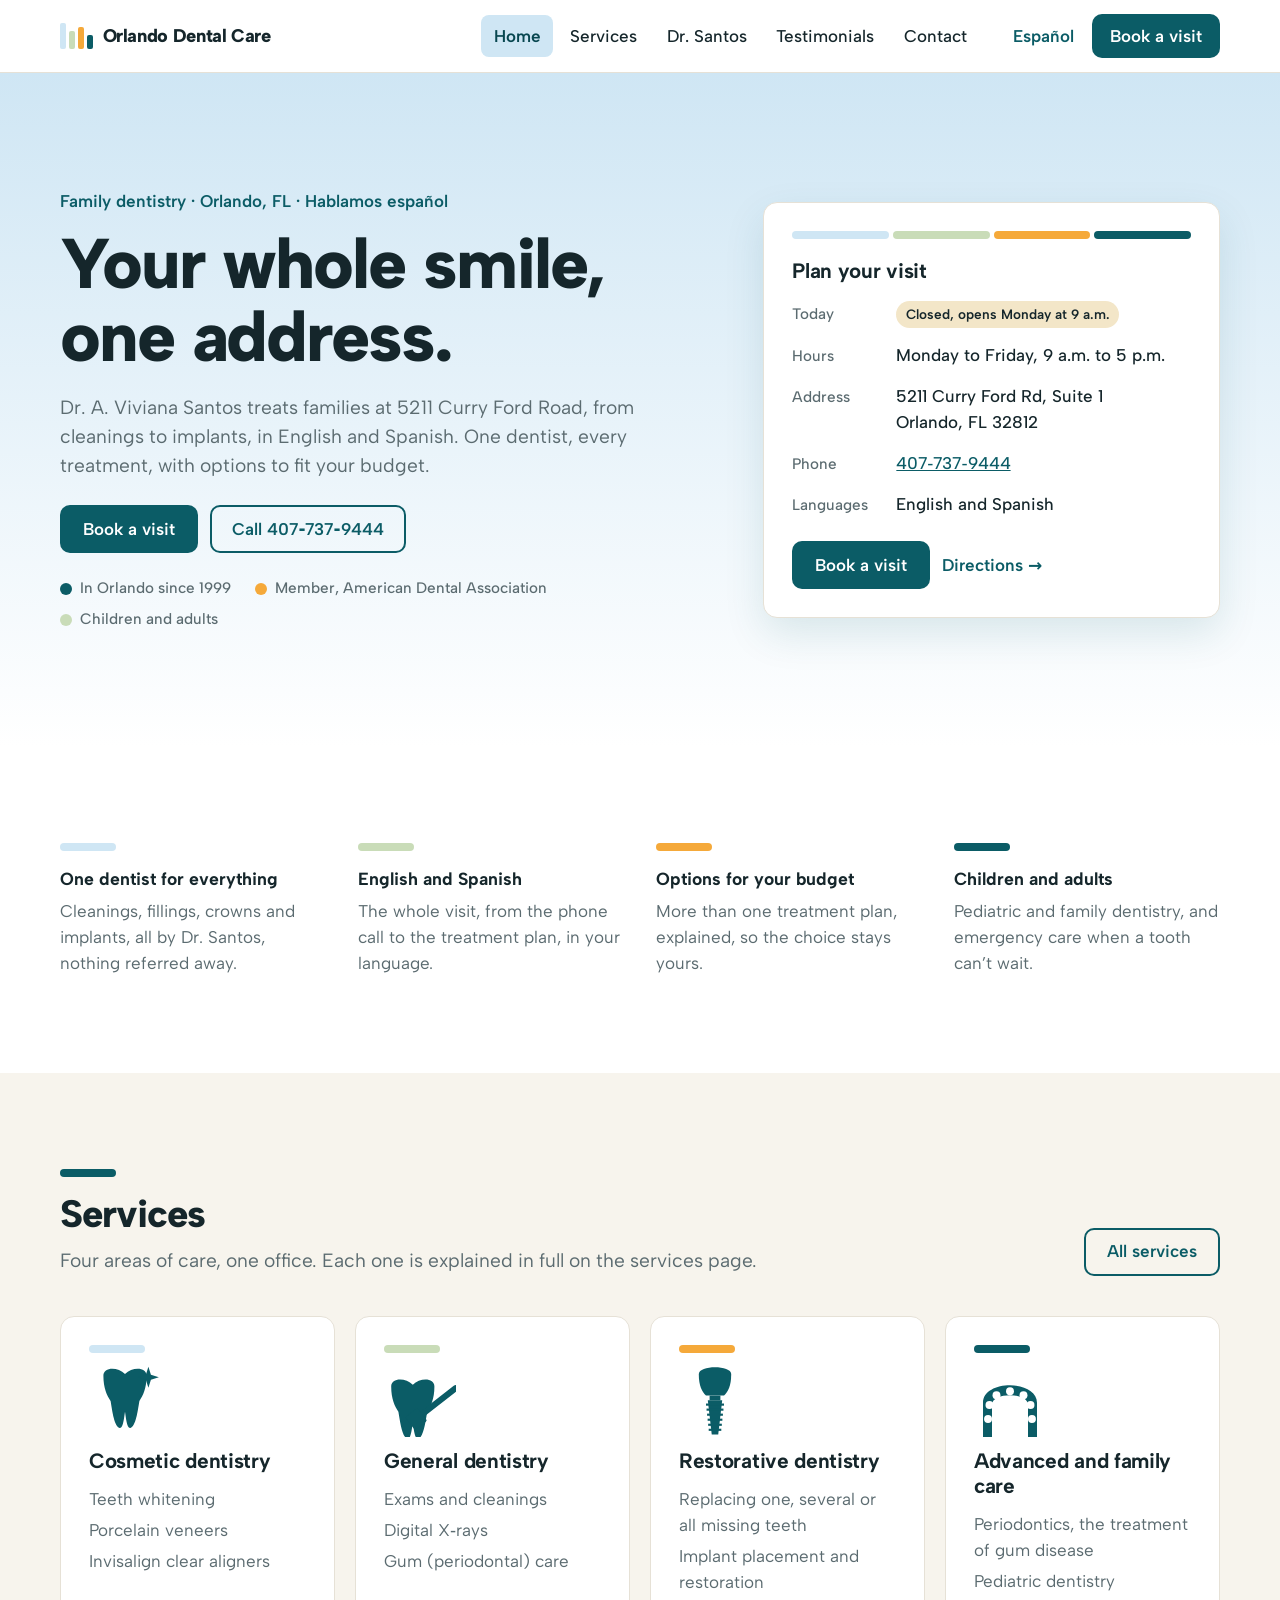
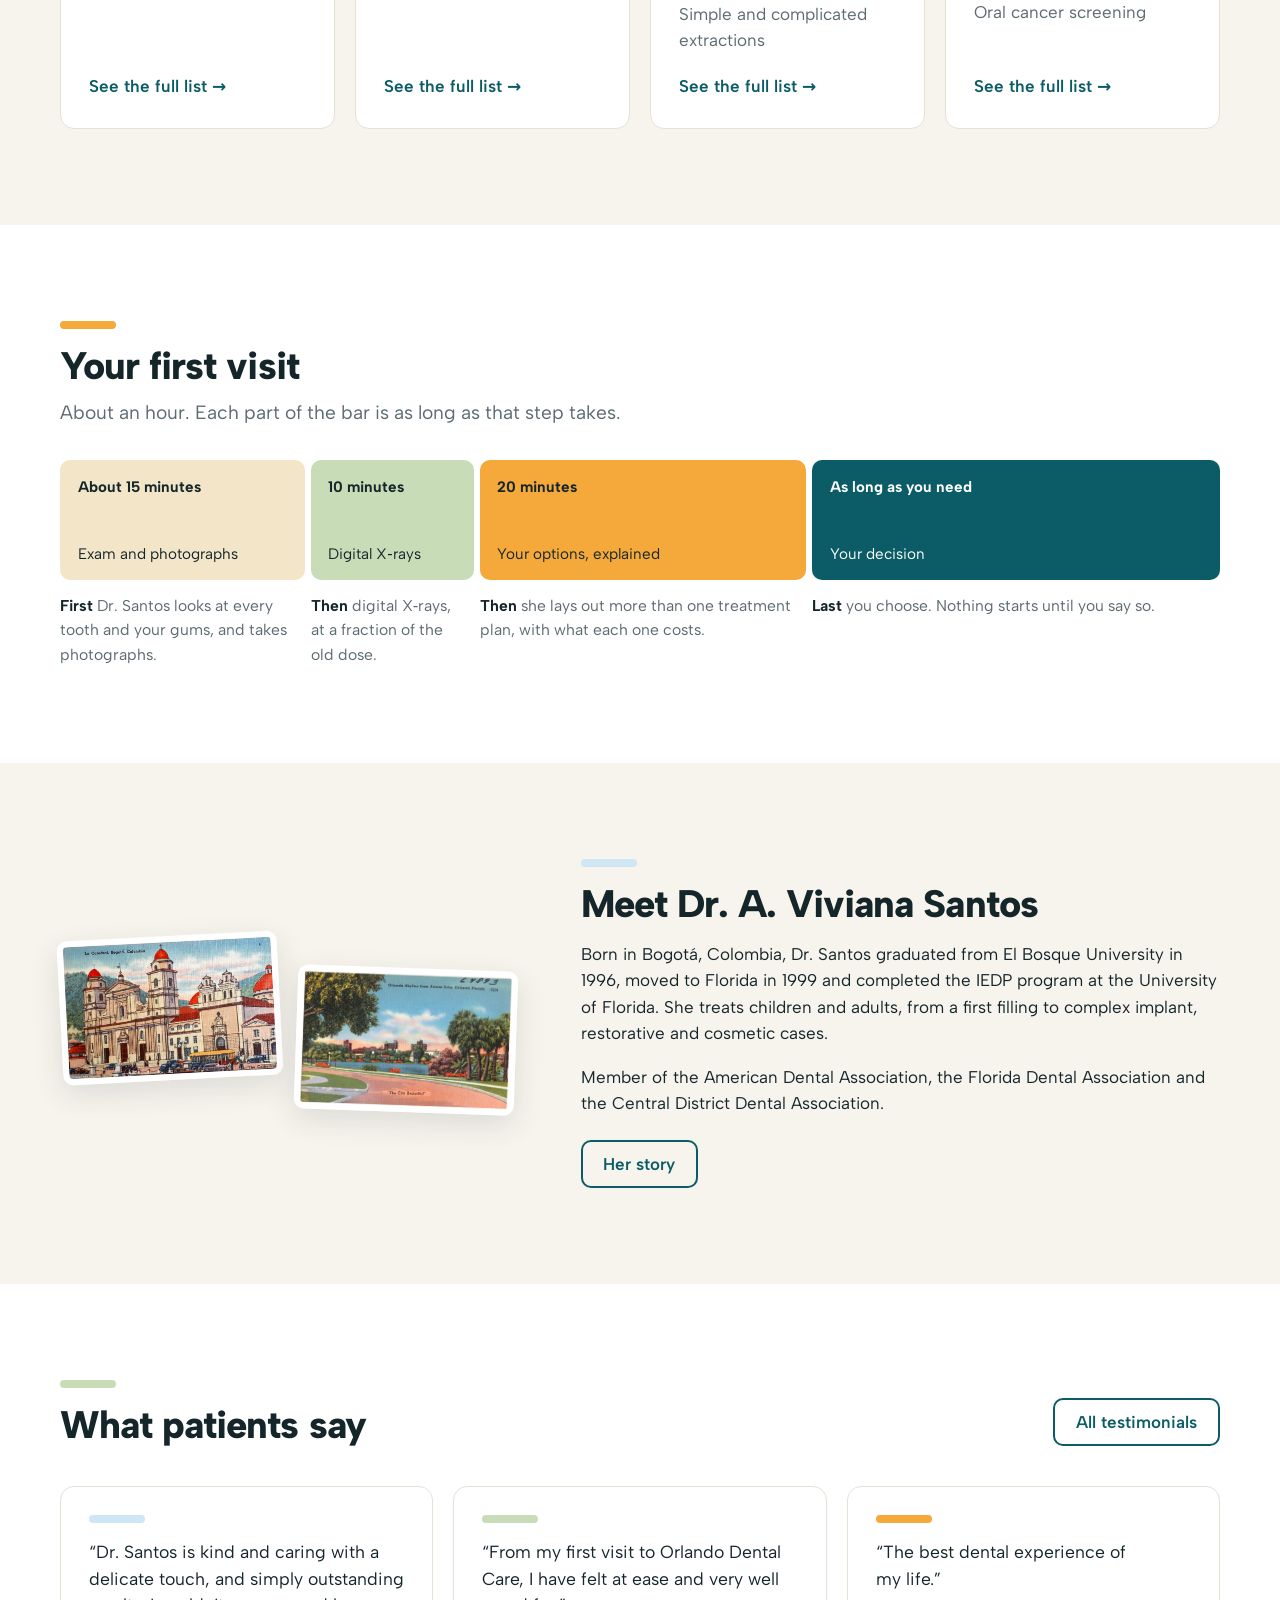
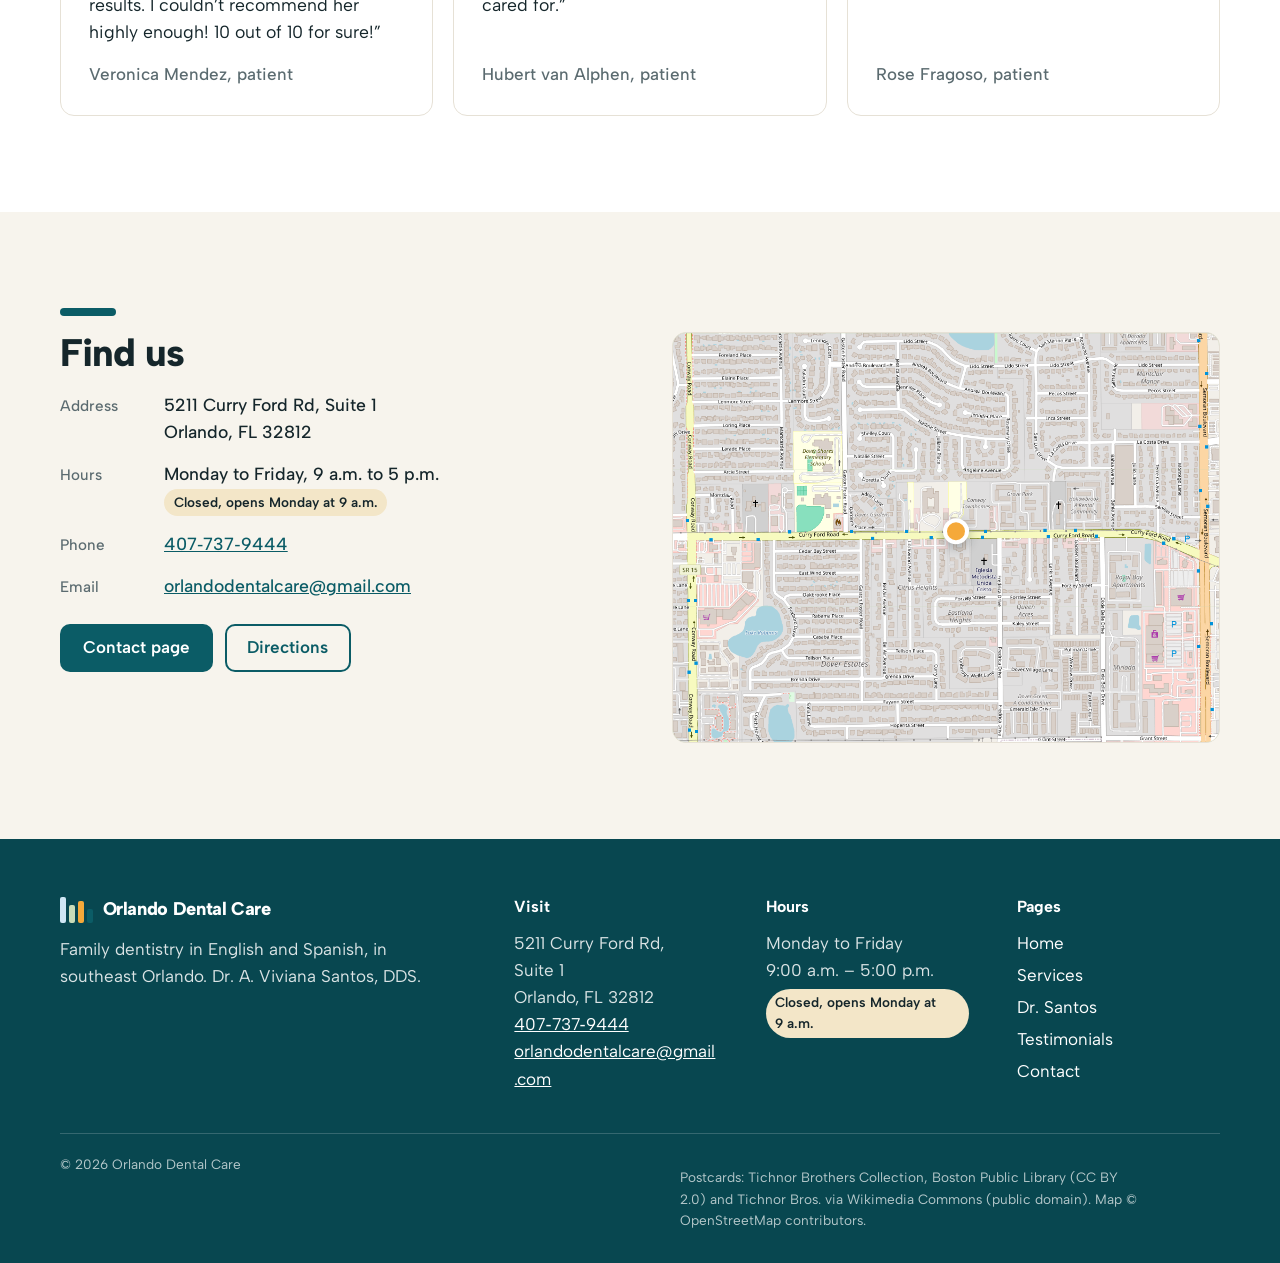
<file: index.html>
<!doctype html>
<html lang="en" data-lang="en">
<head>
<meta charset="utf-8">
<meta name="viewport" content="width=device-width, initial-scale=1">
<title>Orlando Dental Care</title>
<meta name="description" content="Family dentistry in English and Spanish at 5211 Curry Ford Road, Orlando. Dr. A. Viviana Santos, from cleanings to implants.">
<meta name="theme-color" content="#0b5c66">
<meta property="og:title" content="Orlando Dental Care">
<meta property="og:description" content="Family dentistry in English and Spanish at 5211 Curry Ford Road, Orlando. Dr. A. Viviana Santos, from cleanings to implants.">
<meta property="og:type" content="website">
<meta property="og:locale" content="en_US">
<meta property="og:locale:alternate" content="es_US">
<script type="application/ld+json">{"@context":"https://schema.org","@type":"Dentist","name":"Orlando Dental Care","url":"https://www.odcare.com/","telephone":"+1-407-737-9444","email":"orlandodentalcare@gmail.com","address":{"@type":"PostalAddress","streetAddress":"5211 Curry Ford Rd, Suite 1","addressLocality":"Orlando","addressRegion":"FL","postalCode":"32812","addressCountry":"US"},"geo":{"@type":"GeoCoordinates","latitude":28.5244315,"longitude":-81.320402},"openingHoursSpecification":{"@type":"OpeningHoursSpecification","dayOfWeek":["Monday","Tuesday","Wednesday","Thursday","Friday"],"opens":"09:00","closes":"17:00"},"founder":{"@type":"Person","name":"Dr. A. Viviana Santos","jobTitle":"Dentist"},"knowsLanguage":["en","es"]}</script>
<script>try{var l=localStorage.getItem('odc-lang');if(l==='es'||l==='en'){document.documentElement.dataset.lang=l;document.documentElement.lang=l;}}catch(e){}</script>
<link rel="preconnect" href="https://fonts.googleapis.com">
<link rel="preconnect" href="https://fonts.gstatic.com" crossorigin>
<link href="https://fonts.googleapis.com/css2?family=Albert+Sans:wght@400;500;700;800&display=swap" rel="stylesheet">
<link rel="icon" href="data:image/svg+xml,%3Csvg xmlns='http://www.w3.org/2000/svg' viewBox='0 0 64 64'%3E%3Crect width='64' height='64' rx='12' fill='%230b5c66'/%3E%3Crect x='12' y='14' width='8' height='36' rx='2' fill='%23cfe6f4'/%3E%3Crect x='23' y='22' width='8' height='28' rx='2' fill='%23c9dcb8'/%3E%3Crect x='34' y='18' width='8' height='32' rx='2' fill='%23f5a93a'/%3E%3Crect x='45' y='26' width='8' height='24' rx='2' fill='%23f3ead6'/%3E%3C/svg%3E">
<link rel="stylesheet" href="styles.css">
</head>
<body>
<a class="skip" href="#main"><span data-l="en">Skip to content</span><span data-l="es">Ir al contenido</span></a>
<header class="site-head">
  <div class="wrap head-row">
    <a class="brand" href="index.html" aria-label="Orlando Dental Care, home">
      <span class="brand-mark" aria-hidden="true"><i></i><i></i><i></i><i></i></span>
      <span class="brand-name">Orlando Dental Care</span>
    </a>
    <nav class="menu" id="menu" aria-label="Main"><a href="index.html" aria-current="page"><span data-l="en">Home</span><span data-l="es">Inicio</span></a><a href="services.html"><span data-l="en">Services</span><span data-l="es">Servicios</span></a><a href="doctor.html"><span data-l="en">Dr. Santos</span><span data-l="es">Dra. Santos</span></a><a href="testimonials.html"><span data-l="en">Testimonials</span><span data-l="es">Testimonios</span></a><a href="contact.html"><span data-l="en">Contact</span><span data-l="es">Contacto</span></a></nav>
    <div class="head-actions">
      <button class="lang" id="lang" type="button" aria-label="Cambiar idioma / Change language"><span data-l="en">Español</span><span data-l="es">English</span></button>
      <a class="btn btn-primary head-cta" href="contact.html"><span data-l="en">Book a visit</span><span data-l="es">Reservar cita</span></a>
      <button class="burger" id="burger" type="button" aria-expanded="false" aria-controls="menu"><span data-l="en">Menu</span><span data-l="es">Menú</span></button>
    </div>
  </div>
</header>
<main id="main">

<section class="hero">
  <div class="wrap hero-grid">
    <div class="hero-text">
      <p class="kicker"><span data-l="en">Family dentistry · Orlando, FL · Hablamos español</span><span data-l="es">Odontología familiar · Orlando, FL · Hablamos español</span></p>
      <h1 class="h1"><span data-l="en">Your whole smile, one address.</span><span data-l="es">Toda su sonrisa, en un solo lugar.</span></h1>
      <p class="lead"><span data-l="en">Dr. A. Viviana Santos treats families at 5211 Curry Ford Road, from cleanings to implants, in English and Spanish. One dentist, every treatment, with options to fit your budget.</span><span data-l="es">La Dra. A. Viviana Santos atiende familias en 5211 Curry Ford Road, desde limpiezas hasta implantes, en español y en inglés. Una sola dentista, todos los tratamientos, con opciones para su presupuesto.</span></p>
      <div class="btn-row">
        <a class="btn btn-primary" href="contact.html"><span data-l="en">Book a visit</span><span data-l="es">Reservar cita</span></a>
        <a class="btn btn-ghost" href="tel:+14077379444"><span data-l="en">Call</span><span data-l="es">Llamar</span> 407‑737‑9444</a>
      </div>
      <ul class="trust">
        <li><span class="dot dot-teal"></span><span data-l="en">In Orlando since 1999</span><span data-l="es">En Orlando desde 1999</span></li>
        <li><span class="dot dot-orange"></span><span data-l="en">Member, American Dental Association</span><span data-l="es">Miembro de la American Dental Association</span></li>
        <li><span class="dot dot-sage"></span><span data-l="en">Children and adults</span><span data-l="es">Niños y adultos</span></li>
      </ul>
    </div>
    <aside class="card visit-card" aria-label="Plan your visit">
      <div class="stripe" aria-hidden="true"><i class="bar-sky"></i><i class="bar-sage"></i><i class="bar-orange"></i><i class="bar-teal"></i></div>
      <h2 class="h3"><span data-l="en">Plan your visit</span><span data-l="es">Planee su visita</span></h2>
      <dl class="facts">
        <div><dt><span data-l="en">Today</span><span data-l="es">Hoy</span></dt><dd><span class="open-now" data-open-now></span></dd></div>
        <div><dt><span data-l="en">Hours</span><span data-l="es">Horario</span></dt><dd><span data-l="en">Monday to Friday, 9 a.m. to 5 p.m.</span><span data-l="es">Lunes a viernes, 9 a.m. a 5 p.m.</span></dd></div>
        <div><dt><span data-l="en">Address</span><span data-l="es">Dirección</span></dt><dd>5211 Curry Ford Rd, Suite 1<br>Orlando, FL 32812</dd></div>
        <div><dt><span data-l="en">Phone</span><span data-l="es">Teléfono</span></dt><dd><a href="tel:+14077379444">407‑737‑9444</a></dd></div>
        <div><dt><span data-l="en">Languages</span><span data-l="es">Idiomas</span></dt><dd><span data-l="en">English and Spanish</span><span data-l="es">Español e inglés</span></dd></div>
      </dl>
      <div class="btn-row visit-card-actions">
        <a class="btn btn-primary" href="contact.html"><span data-l="en">Book a visit</span><span data-l="es">Reservar cita</span></a>
        <a class="more" href="contact.html"><span data-l="en">Directions</span><span data-l="es">Cómo llegar</span> →</a>
      </div>
    </aside>
  </div>
</section>

<section class="section">
  <div class="wrap">
    <ul class="facts-row">
      <li><span class="bar bar-sky" aria-hidden="true"></span><strong><span data-l="en">One dentist for everything</span><span data-l="es">Una sola dentista para todo</span></strong><span><span data-l="en">Cleanings, fillings, crowns and implants, all by Dr. Santos, nothing referred away.</span><span data-l="es">Limpiezas, empastes, coronas e implantes, todo con la Dra. Santos, sin remisiones.</span></span></li>
      <li><span class="bar bar-sage" aria-hidden="true"></span><strong><span data-l="en">English and Spanish</span><span data-l="es">Español e inglés</span></strong><span><span data-l="en">The whole visit, from the phone call to the treatment plan, in your language.</span><span data-l="es">Toda la visita, desde la llamada hasta el plan de tratamiento, en su idioma.</span></span></li>
      <li><span class="bar bar-orange" aria-hidden="true"></span><strong><span data-l="en">Options for your budget</span><span data-l="es">Opciones para su presupuesto</span></strong><span><span data-l="en">More than one treatment plan, explained, so the choice stays yours.</span><span data-l="es">Más de un plan de tratamiento, explicado, para que la decisión sea suya.</span></span></li>
      <li><span class="bar bar-teal" aria-hidden="true"></span><strong><span data-l="en">Children and adults</span><span data-l="es">Niños y adultos</span></strong><span><span data-l="en">Pediatric and family dentistry, and emergency care when a tooth can’t wait.</span><span data-l="es">Odontología pediátrica y familiar, y urgencias cuando un diente no puede esperar.</span></span></li>
    </ul>
  </div>
</section>

<section class="section section-paper" id="services">
  <div class="wrap">
    <div class="section-head">
      <div class="section-title"><span class="bar bar-teal" aria-hidden="true"></span><h2 class="h2"><span data-l="en">Services</span><span data-l="es">Servicios</span></h2><p class="lead"><span data-l="en">Four areas of care, one office. Each one is explained in full on the services page.</span><span data-l="es">Cuatro áreas de atención, un solo consultorio. Cada una se explica completa en la página de servicios.</span></p></div>
      <a class="btn btn-ghost" href="services.html"><span data-l="en">All services</span><span data-l="es">Todos los servicios</span></a>
    </div>
    <div class="grid-4">
    <article class="card card-service">
      <span class="bar bar-sky" aria-hidden="true"></span>
      <div class="card-art art-sky"><svg viewBox="0 0 400 400" aria-hidden="true" focusable="false"><path d="M80 60c0-50 80-50 120-10 40-40 120-40 120 10 0 70-20 110-40 140-10 60-20 140-50 150-20 5-25-60-30-90-5 30-10 95-30 90-30-10-40-90-50-150-20-30-40-70-40-140z"/><path d="M330 10l14 44 44 14-44 14-14 44-14-44-44-14 44-14z"/></svg></div>
      <h3 class="h3"><span data-l="en">Cosmetic dentistry</span><span data-l="es">Odontología estética</span></h3>
      <ul class="plain"><li><span data-l="en">Teeth whitening</span><span data-l="es">Blanqueamiento dental</span></li><li><span data-l="en">Porcelain veneers</span><span data-l="es">Carillas de porcelana</span></li><li><span data-l="en">Invisalign clear aligners</span><span data-l="es">Alineadores transparentes Invisalign</span></li></ul>
      <a class="more" href="services.html#cosmetic"><span data-l="en">See the full list</span><span data-l="es">Ver la lista completa</span> →</a>
    </article>
    <article class="card card-service">
      <span class="bar bar-sage" aria-hidden="true"></span>
      <div class="card-art art-sage"><svg viewBox="0 0 400 400" aria-hidden="true" focusable="false"><path d="M40 120c0-50 80-50 120-10 40-40 120-40 120 10 0 70-20 110-40 140-10 60-20 140-50 150-20 5-25-60-30-90-5 30-10 95-30 90-30-10-40-90-50-150-20-30-40-70-40-140z"/><g transform="rotate(-38 270 230)"><rect x="150" y="212" width="300" height="34" rx="17"/><rect x="112" y="184" width="86" height="90" rx="10"/></g></svg></div>
      <h3 class="h3"><span data-l="en">General dentistry</span><span data-l="es">Odontología general</span></h3>
      <ul class="plain"><li><span data-l="en">Exams and cleanings</span><span data-l="es">Exámenes y limpiezas</span></li><li><span data-l="en">Digital X‑rays</span><span data-l="es">Radiografías digitales</span></li><li><span data-l="en">Gum (periodontal) care</span><span data-l="es">Cuidado de encías (periodontal)</span></li></ul>
      <a class="more" href="services.html#general"><span data-l="en">See the full list</span><span data-l="es">Ver la lista completa</span> →</a>
    </article>
    <article class="card card-service">
      <span class="bar bar-orange" aria-hidden="true"></span>
      <div class="card-art art-orange"><svg viewBox="0 0 400 400" aria-hidden="true" focusable="false"><path d="M110 50c0-50 180-50 180 0 0 70-20 100-40 120H150c-20-20-40-50-40-120z"/><rect x="170" y="170" width="60" height="26"/><path d="M160 196h80l-22 190h-36z"/><rect x="150" y="214" width="100" height="12"/><rect x="153" y="242" width="94" height="12"/><rect x="156" y="270" width="88" height="12"/><rect x="159" y="298" width="82" height="12"/><rect x="162" y="326" width="76" height="12"/><rect x="165" y="354" width="70" height="12"/></svg></div>
      <h3 class="h3"><span data-l="en">Restorative dentistry</span><span data-l="es">Odontología restauradora</span></h3>
      <ul class="plain"><li><span data-l="en">Replacing one, several or all missing teeth</span><span data-l="es">Reemplazo de uno, varios o todos los dientes</span></li><li><span data-l="en">Implant placement and restoration</span><span data-l="es">Colocación y restauración de implantes</span></li><li><span data-l="en">Simple and complicated extractions</span><span data-l="es">Extracciones simples y complejas</span></li></ul>
      <a class="more" href="services.html#restorative"><span data-l="en">See the full list</span><span data-l="es">Ver la lista completa</span> →</a>
    </article>
    <article class="card card-service">
      <span class="bar bar-teal" aria-hidden="true"></span>
      <div class="card-art art-teal"><svg viewBox="0 0 400 400" aria-hidden="true" focusable="false"><path fill-rule="evenodd" d="M50 400V210C50 80 350 80 350 210v190h-50V220c0-70-200-70-200 0v180z"/><g class="knock"><circle cx="78" cy="300" r="22"/><circle cx="86" cy="222" r="22"/><circle cx="125" cy="168" r="22"/><circle cx="200" cy="146" r="22"/><circle cx="275" cy="168" r="22"/><circle cx="314" cy="222" r="22"/><circle cx="322" cy="300" r="22"/></g></svg></div>
      <h3 class="h3"><span data-l="en">Advanced and family care</span><span data-l="es">Cuidado avanzado y familiar</span></h3>
      <ul class="plain"><li><span data-l="en">Periodontics, the treatment of gum disease</span><span data-l="es">Periodoncia, tratamiento de la enfermedad de las encías</span></li><li><span data-l="en">Pediatric dentistry</span><span data-l="es">Odontología pediátrica</span></li><li><span data-l="en">Oral cancer screening</span><span data-l="es">Detección de cáncer oral</span></li></ul>
      <a class="more" href="services.html#advanced"><span data-l="en">See the full list</span><span data-l="es">Ver la lista completa</span> →</a>
    </article></div>
  </div>
</section>

<section class="section">
  <div class="wrap">
    <div class="section-title"><span class="bar bar-orange" aria-hidden="true"></span><h2 class="h2"><span data-l="en">Your first visit</span><span data-l="es">Su primera visita</span></h2><p class="lead"><span data-l="en">About an hour. Each part of the bar is as long as that step takes.</span><span data-l="es">Alrededor de una hora. Cada parte de la barra dura lo que dura esa etapa.</span></p></div>
    <div class="visit-steps"><div class="step" style="--grow:15"><div class="seg seg-sand"><strong><span data-l="en">About 15 minutes</span><span data-l="es">Unos 15 minutos</span></strong><span><span data-l="en">Exam and photographs</span><span data-l="es">Examen y fotografías</span></span></div><p><strong><span data-l="en">First</span><span data-l="es">Primero</span></strong> <span data-l="en">Dr. Santos looks at every tooth and your gums, and takes photographs.</span><span data-l="es">la Dra. Santos revisa cada diente y sus encías, y toma fotografías.</span></p></div><div class="step" style="--grow:10"><div class="seg seg-sage"><strong><span data-l="en">10 minutes</span><span data-l="es">10 minutos</span></strong><span><span data-l="en">Digital X‑rays</span><span data-l="es">Radiografías digitales</span></span></div><p><strong><span data-l="en">Then</span><span data-l="es">Luego</span></strong> <span data-l="en">digital X‑rays, at a fraction of the old dose.</span><span data-l="es">radiografías digitales, con una fracción de la dosis de antes.</span></p></div><div class="step" style="--grow:20"><div class="seg seg-orange"><strong><span data-l="en">20 minutes</span><span data-l="es">20 minutos</span></strong><span><span data-l="en">Your options, explained</span><span data-l="es">Sus opciones, explicadas</span></span></div><p><strong><span data-l="en">Then</span><span data-l="es">Después</span></strong> <span data-l="en">she lays out more than one treatment plan, with what each one costs.</span><span data-l="es">le presenta más de un plan de tratamiento, con lo que cuesta cada uno.</span></p></div><div class="step" style="--grow:25"><div class="seg seg-teal"><strong><span data-l="en">As long as you need</span><span data-l="es">El tiempo que necesite</span></strong><span><span data-l="en">Your decision</span><span data-l="es">Su decisión</span></span></div><p><strong><span data-l="en">Last</span><span data-l="es">Al final</span></strong> <span data-l="en">you choose. Nothing starts until you say so.</span><span data-l="es">usted decide. Nada empieza hasta que usted lo diga.</span></p></div></div>
  </div>
</section>

<section class="section section-paper">
  <div class="wrap doctor-grid">
    <div class="postcards" aria-hidden="true">
      <img src="assets/bogota-catedral-postcard.jpg" width="1600" height="1015" alt="" loading="lazy">
      <img src="assets/orlando-eola-postcard.jpg" width="1024" height="649" alt="" loading="lazy">
    </div>
    <div>
      <div class="section-title"><span class="bar bar-sky" aria-hidden="true"></span><h2 class="h2"><span data-l="en">Meet Dr. A. Viviana Santos</span><span data-l="es">Conozca a la Dra. A. Viviana Santos</span></h2></div>
      <p><span data-l="en">Born in Bogotá, Colombia, Dr. Santos graduated from El Bosque University in 1996, moved to Florida in 1999 and completed the IEDP program at the University of Florida. She treats children and adults, from a first filling to complex implant, restorative and cosmetic cases.</span><span data-l="es">Nacida en Bogotá, Colombia, la Dra. Santos se graduó en la Universidad El Bosque en 1996, se mudó a Florida en 1999 y completó el programa IEDP de la Universidad de Florida. Atiende niños y adultos, desde un primer empaste hasta casos complejos de implantes, restauración y estética.</span></p>
      <p><span data-l="en">Member of the American Dental Association, the Florida Dental Association and the Central District Dental Association.</span><span data-l="es">Miembro de la American Dental Association, la Florida Dental Association y la Central District Dental Association.</span></p>
      <a class="btn btn-ghost" href="doctor.html"><span data-l="en">Her story</span><span data-l="es">Su historia</span></a>
    </div>
  </div>
</section>

<section class="section">
  <div class="wrap">
    <div class="section-head">
      <div class="section-title"><span class="bar bar-sage" aria-hidden="true"></span><h2 class="h2"><span data-l="en">What patients say</span><span data-l="es">Lo que dicen los pacientes</span></h2></div>
      <a class="btn btn-ghost" href="testimonials.html"><span data-l="en">All testimonials</span><span data-l="es">Todos los testimonios</span></a>
    </div>
    <div class="grid-3">
    <blockquote class="card card-quote">
      <span class="bar bar-sky" aria-hidden="true"></span>
      <p><span data-l="en">“Dr. Santos is kind and caring with a delicate touch, and simply outstanding results. I couldn’t recommend her highly enough! 10 out of 10 for sure!”</span><span data-l="es">“La Dra. Santos es amable y atenta, con un toque delicado, y resultados sencillamente extraordinarios. ¡No podría recomendarla más! 10 de 10, seguro.”</span></p>
      <footer>Veronica Mendez, <span data-l="en">patient</span><span data-l="es">paciente</span></footer>
    </blockquote>
    <blockquote class="card card-quote">
      <span class="bar bar-sage" aria-hidden="true"></span>
      <p><span data-l="en">“From my first visit to Orlando Dental Care, I have felt at ease and very well cared for.”</span><span data-l="es">“Desde mi primera visita a Orlando Dental Care me he sentido tranquilo y muy bien atendido.”</span></p>
      <footer>Hubert van Alphen, <span data-l="en">patient</span><span data-l="es">paciente</span></footer>
    </blockquote>
    <blockquote class="card card-quote">
      <span class="bar bar-orange" aria-hidden="true"></span>
      <p><span data-l="en">“The best dental experience of my life.”</span><span data-l="es">“La mejor experiencia dental de mi vida.”</span></p>
      <footer>Rose Fragoso, <span data-l="en">patient</span><span data-l="es">paciente</span></footer>
    </blockquote></div>
  </div>
</section>

<section class="section section-paper">
  <div class="wrap contact-grid">
    <div>
      <div class="section-title"><span class="bar bar-teal" aria-hidden="true"></span><h2 class="h2"><span data-l="en">Find us</span><span data-l="es">Dónde estamos</span></h2></div>
      <dl class="facts facts-large">
        <div><dt><span data-l="en">Address</span><span data-l="es">Dirección</span></dt><dd>5211 Curry Ford Rd, Suite 1<br>Orlando, FL 32812</dd></div>
        <div><dt><span data-l="en">Hours</span><span data-l="es">Horario</span></dt><dd><span data-l="en">Monday to Friday, 9 a.m. to 5 p.m.</span><span data-l="es">Lunes a viernes, 9 a.m. a 5 p.m.</span> <span class="open-now" data-open-now></span></dd></div>
        <div><dt><span data-l="en">Phone</span><span data-l="es">Teléfono</span></dt><dd><a href="tel:+14077379444">407‑737‑9444</a></dd></div>
        <div><dt>Email</dt><dd><a href="mailto:orlandodentalcare@gmail.com">orlandodentalcare@gmail.com</a></dd></div>
      </dl>
      <div class="btn-row">
        <a class="btn btn-primary" href="contact.html"><span data-l="en">Contact page</span><span data-l="es">Página de contacto</span></a>
        <a class="btn btn-ghost" href="https://www.google.com/maps/dir/?api=1&destination=5211+Curry+Ford+Rd+Suite+1+Orlando+FL+32812" target="_blank" rel="noopener"><span data-l="en">Directions</span><span data-l="es">Cómo llegar</span></a>
      </div>
    </div>
    <div class="tilemap" role="img" aria-label="Map of 5211 Curry Ford Road, Orlando"><div class="tilemap-grid"><img src="assets/map/16-17962-27345.png" width="256" height="256" alt="" loading="lazy"><img src="assets/map/16-17963-27345.png" width="256" height="256" alt="" loading="lazy"><img src="assets/map/16-17964-27345.png" width="256" height="256" alt="" loading="lazy"><img src="assets/map/16-17965-27345.png" width="256" height="256" alt="" loading="lazy"><img src="assets/map/16-17962-27346.png" width="256" height="256" alt="" loading="lazy"><img src="assets/map/16-17963-27346.png" width="256" height="256" alt="" loading="lazy"><img src="assets/map/16-17964-27346.png" width="256" height="256" alt="" loading="lazy"><img src="assets/map/16-17965-27346.png" width="256" height="256" alt="" loading="lazy"><img src="assets/map/16-17962-27347.png" width="256" height="256" alt="" loading="lazy"><img src="assets/map/16-17963-27347.png" width="256" height="256" alt="" loading="lazy"><img src="assets/map/16-17964-27347.png" width="256" height="256" alt="" loading="lazy"><img src="assets/map/16-17965-27347.png" width="256" height="256" alt="" loading="lazy"><span class="tilemap-pin" style="left:51.81%;top:48.47%"></span></div></div>
  </div>
</section>
</main>
<footer class="site-foot">
  <div class="wrap foot-grid">
    <div>
      <a class="brand brand-light" href="index.html"><span class="brand-mark" aria-hidden="true"><i></i><i></i><i></i><i></i></span><span class="brand-name">Orlando Dental Care</span></a>
      <p class="foot-text"><span data-l="en">Family dentistry in English and Spanish, in southeast Orlando. Dr. A. Viviana Santos, DDS.</span><span data-l="es">Odontología familiar en español e inglés, en el sureste de Orlando. Dra. A. Viviana Santos.</span></p>
    </div>
    <div>
      <h2 class="foot-h"><span data-l="en">Visit</span><span data-l="es">Visítenos</span></h2>
      <p class="foot-text">5211 Curry Ford Rd, Suite 1<br>Orlando, FL 32812<br><a href="tel:+14077379444">407‑737‑9444</a><br><a href="mailto:orlandodentalcare@gmail.com">orlandodentalcare@gmail.com</a></p>
    </div>
    <div>
      <h2 class="foot-h"><span data-l="en">Hours</span><span data-l="es">Horario</span></h2>
      <p class="foot-text"><span data-l="en">Monday to Friday</span><span data-l="es">Lunes a viernes</span><br>9:00 a.m. – 5:00 p.m.<br><span class="open-now" data-open-now></span></p>
    </div>
    <div>
      <h2 class="foot-h"><span data-l="en">Pages</span><span data-l="es">Páginas</span></h2>
      <p class="foot-text foot-links"><a href="index.html"><span data-l="en">Home</span><span data-l="es">Inicio</span></a><a href="services.html"><span data-l="en">Services</span><span data-l="es">Servicios</span></a><a href="doctor.html"><span data-l="en">Dr. Santos</span><span data-l="es">Dra. Santos</span></a><a href="testimonials.html"><span data-l="en">Testimonials</span><span data-l="es">Testimonios</span></a><a href="contact.html"><span data-l="en">Contact</span><span data-l="es">Contacto</span></a></p>
    </div>
  </div>
  <div class="wrap foot-bottom">
    <p>© 2026 Orlando Dental Care</p>
    <p class="foot-credit"><span data-l="en">Postcards: Tichnor Brothers Collection, Boston Public Library (CC BY 2.0) and Tichnor Bros. via Wikimedia Commons (public domain). Map © OpenStreetMap contributors.</span><span data-l="es">Postales: colección Tichnor Brothers, Boston Public Library (CC BY 2.0) y Tichnor Bros. vía Wikimedia Commons (dominio público). Mapa © colaboradores de OpenStreetMap.</span></p>
  </div>
</footer>
<script src="main.js" defer></script>
</body>
</html>
</file>
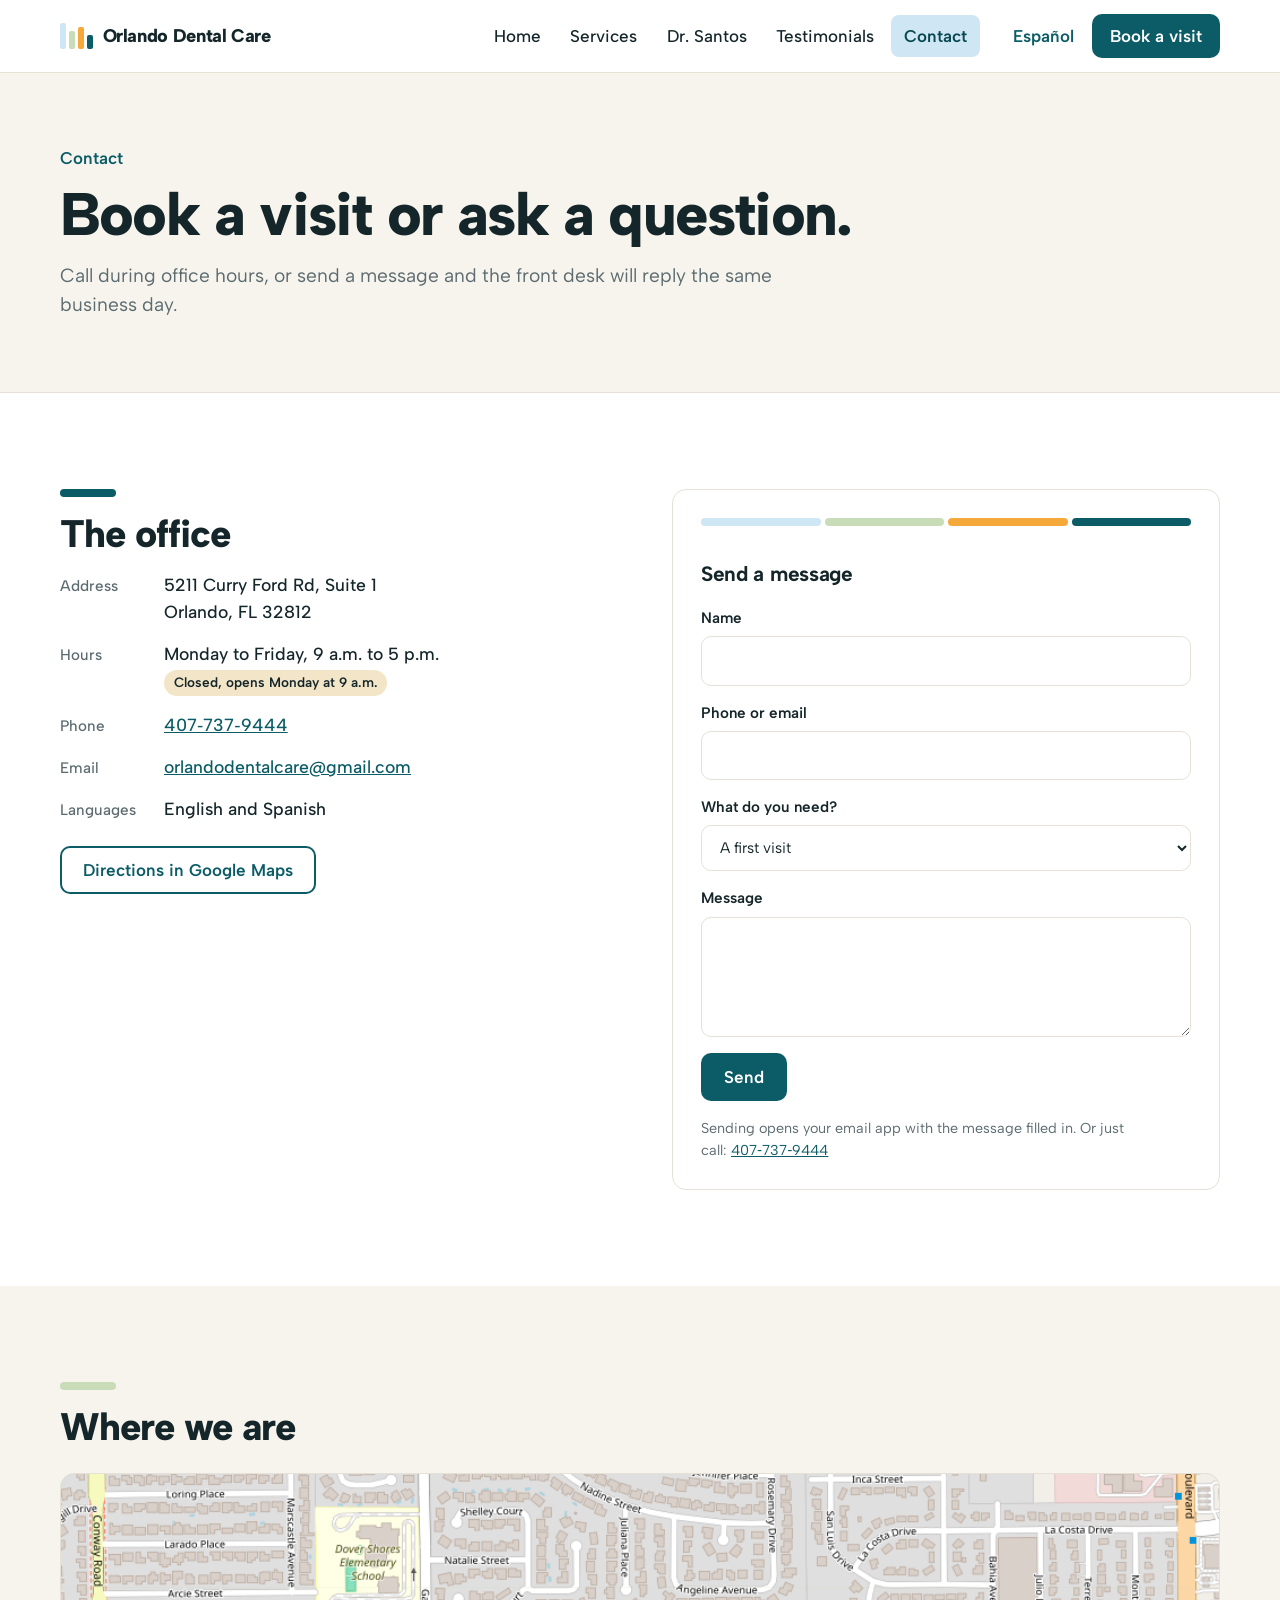
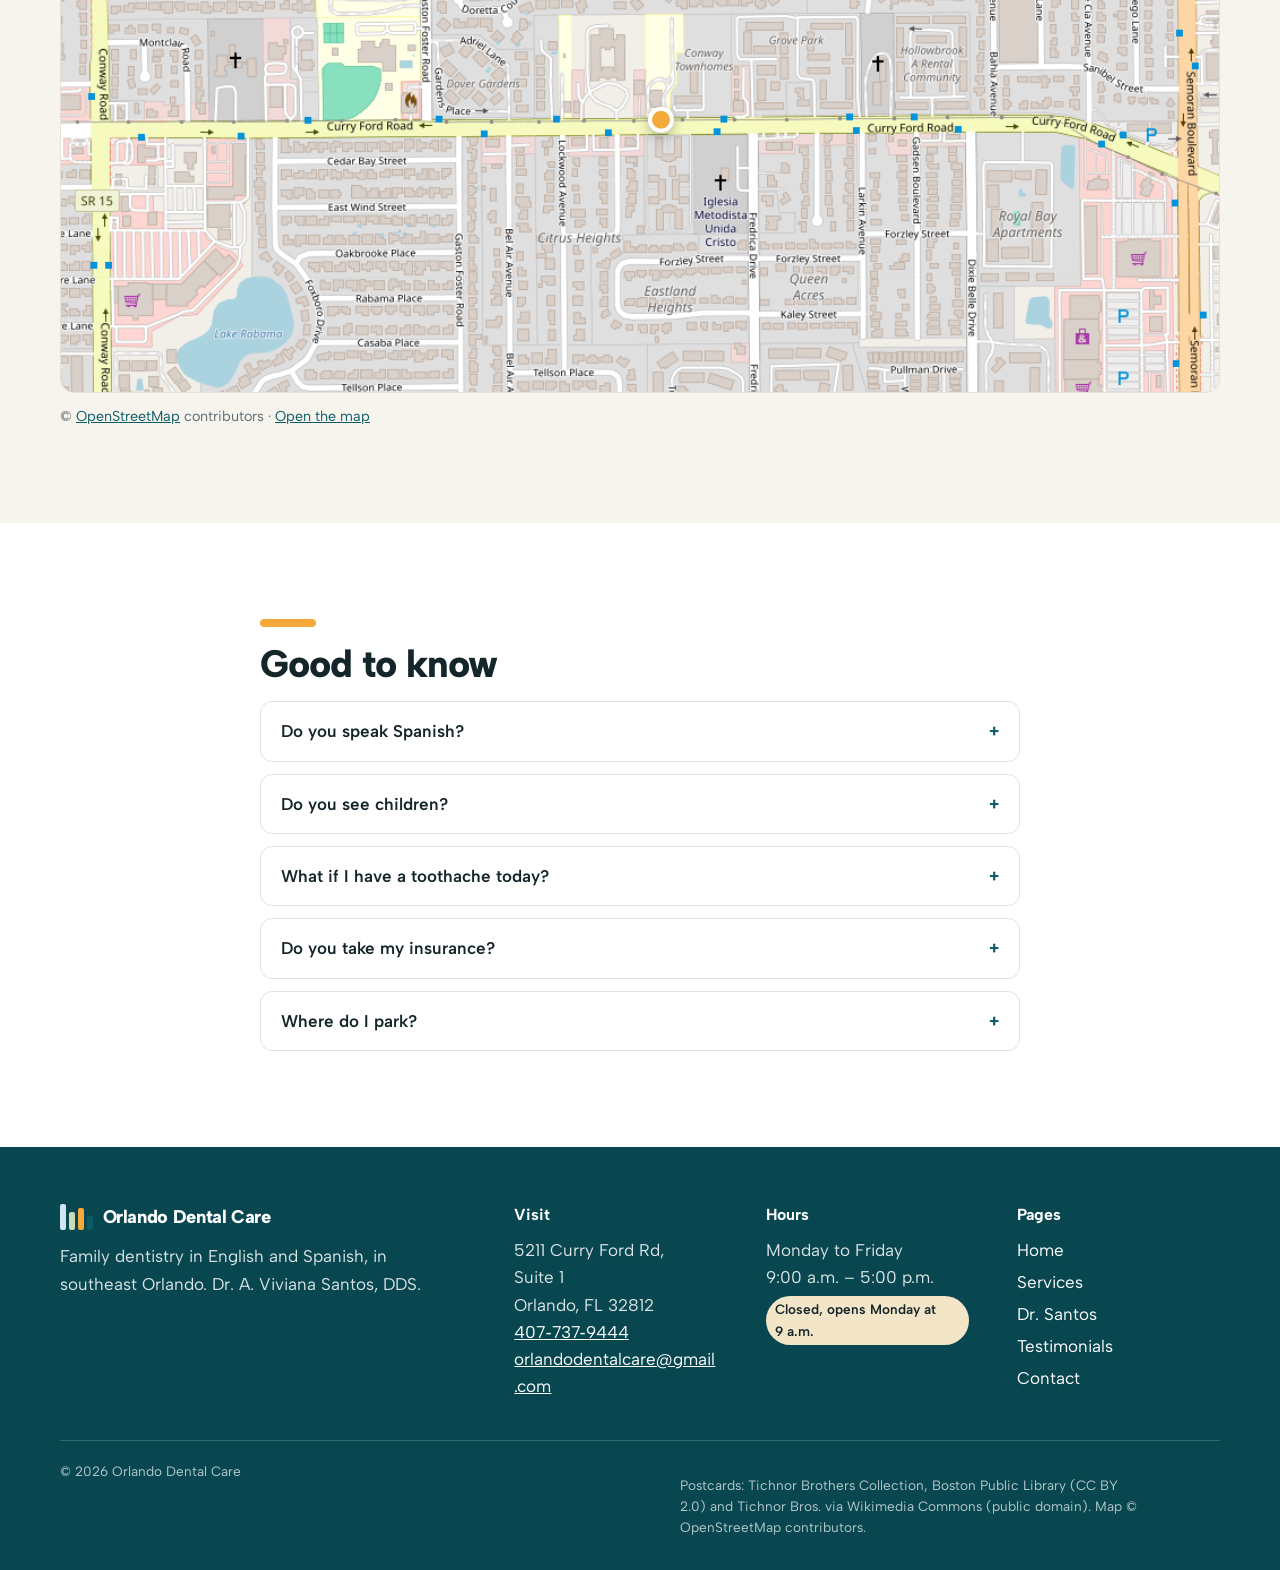
<file: contact.html>
<!doctype html>
<html lang="en" data-lang="en">
<head>
<meta charset="utf-8">
<meta name="viewport" content="width=device-width, initial-scale=1">
<title>Contact · Orlando Dental Care</title>
<meta name="description" content="Book a visit at Orlando Dental Care: address, hours, phone, map and a contact form.">
<meta name="theme-color" content="#0b5c66">
<meta property="og:title" content="Contact · Orlando Dental Care">
<meta property="og:description" content="Book a visit at Orlando Dental Care: address, hours, phone, map and a contact form.">
<meta property="og:type" content="website">
<meta property="og:locale" content="en_US">
<meta property="og:locale:alternate" content="es_US">
<script type="application/ld+json">{"@context":"https://schema.org","@type":"Dentist","name":"Orlando Dental Care","url":"https://www.odcare.com/","telephone":"+1-407-737-9444","email":"orlandodentalcare@gmail.com","address":{"@type":"PostalAddress","streetAddress":"5211 Curry Ford Rd, Suite 1","addressLocality":"Orlando","addressRegion":"FL","postalCode":"32812","addressCountry":"US"},"geo":{"@type":"GeoCoordinates","latitude":28.5244315,"longitude":-81.320402},"openingHoursSpecification":{"@type":"OpeningHoursSpecification","dayOfWeek":["Monday","Tuesday","Wednesday","Thursday","Friday"],"opens":"09:00","closes":"17:00"},"founder":{"@type":"Person","name":"Dr. A. Viviana Santos","jobTitle":"Dentist"},"knowsLanguage":["en","es"]}</script>
<script>try{var l=localStorage.getItem('odc-lang');if(l==='es'||l==='en'){document.documentElement.dataset.lang=l;document.documentElement.lang=l;}}catch(e){}</script>
<link rel="preconnect" href="https://fonts.googleapis.com">
<link rel="preconnect" href="https://fonts.gstatic.com" crossorigin>
<link href="https://fonts.googleapis.com/css2?family=Albert+Sans:wght@400;500;700;800&display=swap" rel="stylesheet">
<link rel="icon" href="data:image/svg+xml,%3Csvg xmlns='http://www.w3.org/2000/svg' viewBox='0 0 64 64'%3E%3Crect width='64' height='64' rx='12' fill='%230b5c66'/%3E%3Crect x='12' y='14' width='8' height='36' rx='2' fill='%23cfe6f4'/%3E%3Crect x='23' y='22' width='8' height='28' rx='2' fill='%23c9dcb8'/%3E%3Crect x='34' y='18' width='8' height='32' rx='2' fill='%23f5a93a'/%3E%3Crect x='45' y='26' width='8' height='24' rx='2' fill='%23f3ead6'/%3E%3C/svg%3E">
<link rel="stylesheet" href="styles.css">
</head>
<body>
<a class="skip" href="#main"><span data-l="en">Skip to content</span><span data-l="es">Ir al contenido</span></a>
<header class="site-head">
  <div class="wrap head-row">
    <a class="brand" href="index.html" aria-label="Orlando Dental Care, home">
      <span class="brand-mark" aria-hidden="true"><i></i><i></i><i></i><i></i></span>
      <span class="brand-name">Orlando Dental Care</span>
    </a>
    <nav class="menu" id="menu" aria-label="Main"><a href="index.html"><span data-l="en">Home</span><span data-l="es">Inicio</span></a><a href="services.html"><span data-l="en">Services</span><span data-l="es">Servicios</span></a><a href="doctor.html"><span data-l="en">Dr. Santos</span><span data-l="es">Dra. Santos</span></a><a href="testimonials.html"><span data-l="en">Testimonials</span><span data-l="es">Testimonios</span></a><a href="contact.html" aria-current="page"><span data-l="en">Contact</span><span data-l="es">Contacto</span></a></nav>
    <div class="head-actions">
      <button class="lang" id="lang" type="button" aria-label="Cambiar idioma / Change language"><span data-l="en">Español</span><span data-l="es">English</span></button>
      <a class="btn btn-primary head-cta" href="contact.html"><span data-l="en">Book a visit</span><span data-l="es">Reservar cita</span></a>
      <button class="burger" id="burger" type="button" aria-expanded="false" aria-controls="menu"><span data-l="en">Menu</span><span data-l="es">Menú</span></button>
    </div>
  </div>
</header>
<main id="main">

<section class="page-head">
  <div class="wrap">
    <p class="kicker"><span data-l="en">Contact</span><span data-l="es">Contacto</span></p>
    <h1 class="h1"><span data-l="en">Book a visit or ask a question.</span><span data-l="es">Reserve una cita o haga una pregunta.</span></h1>
    <p class="lead"><span data-l="en">Call during office hours, or send a message and the front desk will reply the same business day.</span><span data-l="es">Llame en horario de oficina o envíe un mensaje y la recepción responde el mismo día hábil.</span></p>
  </div>
</section>

<section class="section">
  <div class="wrap contact-grid">
    <div>
      <div class="section-title"><span class="bar bar-teal" aria-hidden="true"></span><h2 class="h2"><span data-l="en">The office</span><span data-l="es">El consultorio</span></h2></div>
      <dl class="facts facts-large">
        <div><dt><span data-l="en">Address</span><span data-l="es">Dirección</span></dt><dd>5211 Curry Ford Rd, Suite 1<br>Orlando, FL 32812</dd></div>
        <div><dt><span data-l="en">Hours</span><span data-l="es">Horario</span></dt><dd><span data-l="en">Monday to Friday, 9 a.m. to 5 p.m.</span><span data-l="es">Lunes a viernes, 9 a.m. a 5 p.m.</span><br><span class="open-now" data-open-now></span></dd></div>
        <div><dt><span data-l="en">Phone</span><span data-l="es">Teléfono</span></dt><dd><a href="tel:+14077379444">407‑737‑9444</a></dd></div>
        <div><dt>Email</dt><dd><a href="mailto:orlandodentalcare@gmail.com">orlandodentalcare@gmail.com</a></dd></div>
        <div><dt><span data-l="en">Languages</span><span data-l="es">Idiomas</span></dt><dd><span data-l="en">English and Spanish</span><span data-l="es">Español e inglés</span></dd></div>
      </dl>
      <a class="btn btn-ghost" href="https://www.google.com/maps/dir/?api=1&destination=5211+Curry+Ford+Rd+Suite+1+Orlando+FL+32812" target="_blank" rel="noopener"><span data-l="en">Directions in Google Maps</span><span data-l="es">Cómo llegar en Google Maps</span></a>
    </div>
    <form class="card form" id="contact-form" action="mailto:orlandodentalcare@gmail.com" method="post">
      <span class="stripe" aria-hidden="true"><i class="bar-sky"></i><i class="bar-sage"></i><i class="bar-orange"></i><i class="bar-teal"></i></span>
      <h2 class="h3"><span data-l="en">Send a message</span><span data-l="es">Envíenos un mensaje</span></h2>
      <label><span data-l="en">Name</span><span data-l="es">Nombre</span><input id="f-name" name="name" type="text" required autocomplete="name"></label>
      <label><span data-l="en">Phone or email</span><span data-l="es">Teléfono o correo</span><input id="f-contact" name="contact" type="text" required autocomplete="tel"></label>
      <label><span data-l="en">What do you need?</span><span data-l="es">¿Qué necesita?</span><select id="f-reason" name="reason">
        <option value="first" data-en="A first visit" data-es="Una primera visita">A first visit</option>
        <option value="cleaning" data-en="Cleaning and exam" data-es="Limpieza y examen">Cleaning and exam</option>
        <option value="pain" data-en="I have pain" data-es="Tengo dolor">I have pain</option>
        <option value="cosmetic" data-en="Cosmetic question" data-es="Pregunta de estética">Cosmetic question</option>
        <option value="other" data-en="Something else" data-es="Otra cosa">Something else</option>
      </select></label>
      <label><span data-l="en">Message</span><span data-l="es">Mensaje</span><textarea id="f-msg" name="message" rows="4"></textarea></label>
      <button class="btn btn-primary" type="submit"><span data-l="en">Send</span><span data-l="es">Enviar</span></button>
      <p class="form-note"><span data-l="en">Sending opens your email app with the message filled in. Or just call:</span><span data-l="es">Al enviar se abre su correo con el mensaje listo. O simplemente llame:</span> <a href="tel:+14077379444">407‑737‑9444</a></p>
    </form>
  </div>
</section>

<section class="section section-paper">
  <div class="wrap">
    <div class="section-title"><span class="bar bar-sage" aria-hidden="true"></span><h2 class="h2"><span data-l="en">Where we are</span><span data-l="es">Dónde estamos</span></h2></div>
    <div class="tilemap" role="img" aria-label="Map of 5211 Curry Ford Road, Orlando"><div class="tilemap-grid"><img src="assets/map/16-17962-27345.png" width="256" height="256" alt="" loading="lazy"><img src="assets/map/16-17963-27345.png" width="256" height="256" alt="" loading="lazy"><img src="assets/map/16-17964-27345.png" width="256" height="256" alt="" loading="lazy"><img src="assets/map/16-17965-27345.png" width="256" height="256" alt="" loading="lazy"><img src="assets/map/16-17962-27346.png" width="256" height="256" alt="" loading="lazy"><img src="assets/map/16-17963-27346.png" width="256" height="256" alt="" loading="lazy"><img src="assets/map/16-17964-27346.png" width="256" height="256" alt="" loading="lazy"><img src="assets/map/16-17965-27346.png" width="256" height="256" alt="" loading="lazy"><img src="assets/map/16-17962-27347.png" width="256" height="256" alt="" loading="lazy"><img src="assets/map/16-17963-27347.png" width="256" height="256" alt="" loading="lazy"><img src="assets/map/16-17964-27347.png" width="256" height="256" alt="" loading="lazy"><img src="assets/map/16-17965-27347.png" width="256" height="256" alt="" loading="lazy"><span class="tilemap-pin" style="left:51.81%;top:48.47%"></span></div></div>
    <p class="map-credit">© <a href="https://www.openstreetmap.org/copyright" target="_blank" rel="noopener">OpenStreetMap</a> contributors · <a href="https://www.openstreetmap.org/?mlat=28.5244315&mlon=-81.3204020#map=17/28.52443/-81.32040" target="_blank" rel="noopener"><span data-l="en">Open the map</span><span data-l="es">Abrir el mapa</span></a></p>
  </div>
</section>

<section class="section">
  <div class="wrap narrow">
    <div class="section-title"><span class="bar bar-orange" aria-hidden="true"></span><h2 class="h2"><span data-l="en">Good to know</span><span data-l="es">Vale la pena saber</span></h2></div>
    <details class="faq"><summary><span data-l="en">Do you speak Spanish?</span><span data-l="es">¿Hablan español?</span></summary><p><span data-l="en">Yes. Dr. Santos is from Bogotá, and the whole visit, from the phone call to the treatment plan, can happen in Spanish.</span><span data-l="es">Sí. La Dra. Santos es de Bogotá, y toda la visita, desde la llamada hasta el plan de tratamiento, puede ser en español.</span></p></details><details class="faq"><summary><span data-l="en">Do you see children?</span><span data-l="es">¿Atienden niños?</span></summary><p><span data-l="en">Yes. Pediatric dentistry is part of the practice, and many families book everyone for the same afternoon.</span><span data-l="es">Sí. La odontología pediátrica es parte del consultorio, y muchas familias reservan para todos la misma tarde.</span></p></details><details class="faq"><summary><span data-l="en">What if I have a toothache today?</span><span data-l="es">¿Y si tengo dolor de muela hoy?</span></summary><p><span data-l="en">Call <a href="tel:+14077379444">407‑737‑9444</a>. Emergency dental care is part of what the office does, and same‑day times are kept open whenever possible.</span><span data-l="es">Llame al <a href="tel:+14077379444">407‑737‑9444</a>. Las urgencias dentales son parte del trabajo del consultorio, y se reservan horas para el mismo día siempre que es posible.</span></p></details><details class="faq"><summary><span data-l="en">Do you take my insurance?</span><span data-l="es">¿Aceptan mi seguro?</span></summary><p><span data-l="en">Most PPO plans are accepted. Call with the details on your card and the front desk will check before you come in.</span><span data-l="es">Se aceptan la mayoría de los planes PPO. Llame con los datos de su tarjeta y la recepción lo verifica antes de su visita.</span></p></details><details class="faq"><summary><span data-l="en">Where do I park?</span><span data-l="es">¿Dónde estaciono?</span></summary><p><span data-l="en">Suite 1 at 5211 Curry Ford Road has free parking at the door, with step‑free access from the lot.</span><span data-l="es">La Suite 1 en 5211 Curry Ford Road tiene estacionamiento gratis en la puerta, con acceso sin escalones.</span></p></details>
  </div>
</section>
</main>
<footer class="site-foot">
  <div class="wrap foot-grid">
    <div>
      <a class="brand brand-light" href="index.html"><span class="brand-mark" aria-hidden="true"><i></i><i></i><i></i><i></i></span><span class="brand-name">Orlando Dental Care</span></a>
      <p class="foot-text"><span data-l="en">Family dentistry in English and Spanish, in southeast Orlando. Dr. A. Viviana Santos, DDS.</span><span data-l="es">Odontología familiar en español e inglés, en el sureste de Orlando. Dra. A. Viviana Santos.</span></p>
    </div>
    <div>
      <h2 class="foot-h"><span data-l="en">Visit</span><span data-l="es">Visítenos</span></h2>
      <p class="foot-text">5211 Curry Ford Rd, Suite 1<br>Orlando, FL 32812<br><a href="tel:+14077379444">407‑737‑9444</a><br><a href="mailto:orlandodentalcare@gmail.com">orlandodentalcare@gmail.com</a></p>
    </div>
    <div>
      <h2 class="foot-h"><span data-l="en">Hours</span><span data-l="es">Horario</span></h2>
      <p class="foot-text"><span data-l="en">Monday to Friday</span><span data-l="es">Lunes a viernes</span><br>9:00 a.m. – 5:00 p.m.<br><span class="open-now" data-open-now></span></p>
    </div>
    <div>
      <h2 class="foot-h"><span data-l="en">Pages</span><span data-l="es">Páginas</span></h2>
      <p class="foot-text foot-links"><a href="index.html"><span data-l="en">Home</span><span data-l="es">Inicio</span></a><a href="services.html"><span data-l="en">Services</span><span data-l="es">Servicios</span></a><a href="doctor.html"><span data-l="en">Dr. Santos</span><span data-l="es">Dra. Santos</span></a><a href="testimonials.html"><span data-l="en">Testimonials</span><span data-l="es">Testimonios</span></a><a href="contact.html"><span data-l="en">Contact</span><span data-l="es">Contacto</span></a></p>
    </div>
  </div>
  <div class="wrap foot-bottom">
    <p>© 2026 Orlando Dental Care</p>
    <p class="foot-credit"><span data-l="en">Postcards: Tichnor Brothers Collection, Boston Public Library (CC BY 2.0) and Tichnor Bros. via Wikimedia Commons (public domain). Map © OpenStreetMap contributors.</span><span data-l="es">Postales: colección Tichnor Brothers, Boston Public Library (CC BY 2.0) y Tichnor Bros. vía Wikimedia Commons (dominio público). Mapa © colaboradores de OpenStreetMap.</span></p>
  </div>
</footer>
<script src="main.js" defer></script>
</body>
</html>
</file>
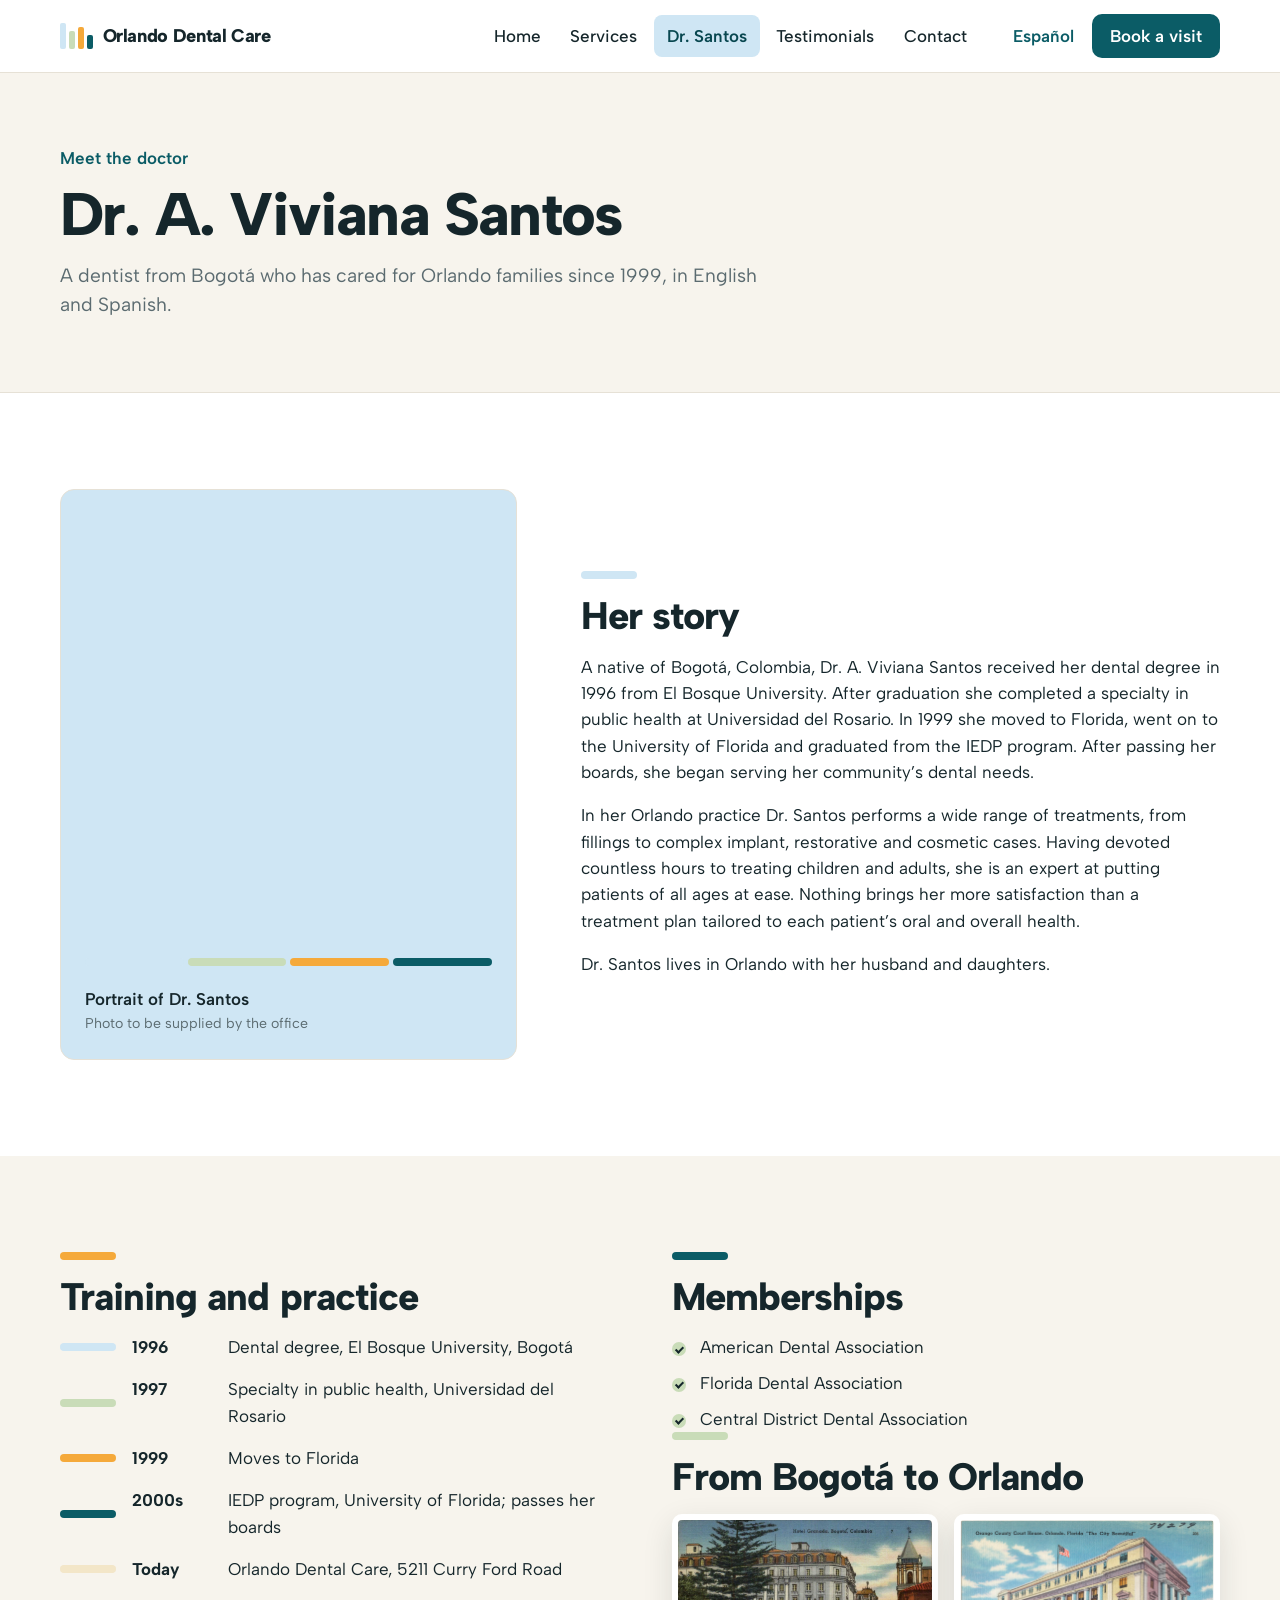
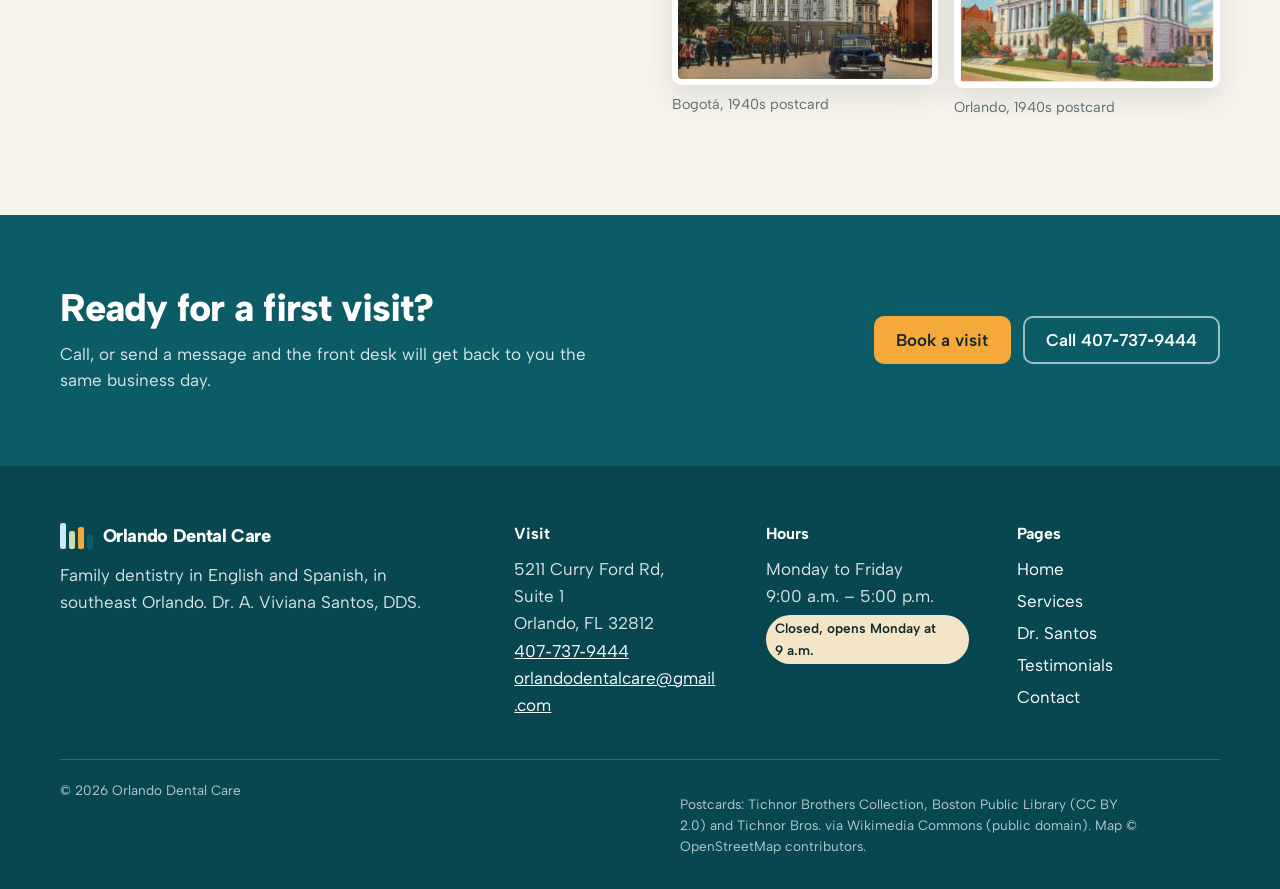
<file: doctor.html>
<!doctype html>
<html lang="en" data-lang="en">
<head>
<meta charset="utf-8">
<meta name="viewport" content="width=device-width, initial-scale=1">
<title>Dr. A. Viviana Santos · Orlando Dental Care</title>
<meta name="description" content="Meet Dr. A. Viviana Santos, a dentist from Bogotá caring for Orlando families since 1999.">
<meta name="theme-color" content="#0b5c66">
<meta property="og:title" content="Dr. A. Viviana Santos · Orlando Dental Care">
<meta property="og:description" content="Meet Dr. A. Viviana Santos, a dentist from Bogotá caring for Orlando families since 1999.">
<meta property="og:type" content="website">
<meta property="og:locale" content="en_US">
<meta property="og:locale:alternate" content="es_US">
<script type="application/ld+json">{"@context":"https://schema.org","@type":"Dentist","name":"Orlando Dental Care","url":"https://www.odcare.com/","telephone":"+1-407-737-9444","email":"orlandodentalcare@gmail.com","address":{"@type":"PostalAddress","streetAddress":"5211 Curry Ford Rd, Suite 1","addressLocality":"Orlando","addressRegion":"FL","postalCode":"32812","addressCountry":"US"},"geo":{"@type":"GeoCoordinates","latitude":28.5244315,"longitude":-81.320402},"openingHoursSpecification":{"@type":"OpeningHoursSpecification","dayOfWeek":["Monday","Tuesday","Wednesday","Thursday","Friday"],"opens":"09:00","closes":"17:00"},"founder":{"@type":"Person","name":"Dr. A. Viviana Santos","jobTitle":"Dentist"},"knowsLanguage":["en","es"]}</script>
<script>try{var l=localStorage.getItem('odc-lang');if(l==='es'||l==='en'){document.documentElement.dataset.lang=l;document.documentElement.lang=l;}}catch(e){}</script>
<link rel="preconnect" href="https://fonts.googleapis.com">
<link rel="preconnect" href="https://fonts.gstatic.com" crossorigin>
<link href="https://fonts.googleapis.com/css2?family=Albert+Sans:wght@400;500;700;800&display=swap" rel="stylesheet">
<link rel="icon" href="data:image/svg+xml,%3Csvg xmlns='http://www.w3.org/2000/svg' viewBox='0 0 64 64'%3E%3Crect width='64' height='64' rx='12' fill='%230b5c66'/%3E%3Crect x='12' y='14' width='8' height='36' rx='2' fill='%23cfe6f4'/%3E%3Crect x='23' y='22' width='8' height='28' rx='2' fill='%23c9dcb8'/%3E%3Crect x='34' y='18' width='8' height='32' rx='2' fill='%23f5a93a'/%3E%3Crect x='45' y='26' width='8' height='24' rx='2' fill='%23f3ead6'/%3E%3C/svg%3E">
<link rel="stylesheet" href="styles.css">
</head>
<body>
<a class="skip" href="#main"><span data-l="en">Skip to content</span><span data-l="es">Ir al contenido</span></a>
<header class="site-head">
  <div class="wrap head-row">
    <a class="brand" href="index.html" aria-label="Orlando Dental Care, home">
      <span class="brand-mark" aria-hidden="true"><i></i><i></i><i></i><i></i></span>
      <span class="brand-name">Orlando Dental Care</span>
    </a>
    <nav class="menu" id="menu" aria-label="Main"><a href="index.html"><span data-l="en">Home</span><span data-l="es">Inicio</span></a><a href="services.html"><span data-l="en">Services</span><span data-l="es">Servicios</span></a><a href="doctor.html" aria-current="page"><span data-l="en">Dr. Santos</span><span data-l="es">Dra. Santos</span></a><a href="testimonials.html"><span data-l="en">Testimonials</span><span data-l="es">Testimonios</span></a><a href="contact.html"><span data-l="en">Contact</span><span data-l="es">Contacto</span></a></nav>
    <div class="head-actions">
      <button class="lang" id="lang" type="button" aria-label="Cambiar idioma / Change language"><span data-l="en">Español</span><span data-l="es">English</span></button>
      <a class="btn btn-primary head-cta" href="contact.html"><span data-l="en">Book a visit</span><span data-l="es">Reservar cita</span></a>
      <button class="burger" id="burger" type="button" aria-expanded="false" aria-controls="menu"><span data-l="en">Menu</span><span data-l="es">Menú</span></button>
    </div>
  </div>
</header>
<main id="main">

<section class="page-head">
  <div class="wrap">
    <p class="kicker"><span data-l="en">Meet the doctor</span><span data-l="es">Conozca a la doctora</span></p>
    <h1 class="h1"><span data-l="en">Dr. A. Viviana Santos</span><span data-l="es">Dra. A. Viviana Santos</span></h1>
    <p class="lead"><span data-l="en">A dentist from Bogotá who has cared for Orlando families since 1999, in English and Spanish.</span><span data-l="es">Una odontóloga de Bogotá que cuida a las familias de Orlando desde 1999, en español y en inglés.</span></p>
  </div>
</section>

<section class="section">
  <div class="wrap doctor-grid">
    <div class="doctor-photo">
      <div class="photo-slot">
        <span class="stripe" aria-hidden="true"><i class="bar-sky"></i><i class="bar-sage"></i><i class="bar-orange"></i><i class="bar-teal"></i></span>
        <p><span data-l="en">Portrait of Dr. Santos</span><span data-l="es">Retrato de la Dra. Santos</span></p>
        <small><span data-l="en">Photo to be supplied by the office</span><span data-l="es">Foto a entregar por el consultorio</span></small>
      </div>
    </div>
    <div>
      <div class="section-title"><span class="bar bar-sky" aria-hidden="true"></span><h2 class="h2"><span data-l="en">Her story</span><span data-l="es">Su historia</span></h2></div>
      <p><span data-l="en">A native of Bogotá, Colombia, Dr. A. Viviana Santos received her dental degree in 1996 from El Bosque University. After graduation she completed a specialty in public health at Universidad del Rosario. In 1999 she moved to Florida, went on to the University of Florida and graduated from the IEDP program. After passing her boards, she began serving her community’s dental needs.</span><span data-l="es">Nacida en Bogotá, Colombia, la Dra. A. Viviana Santos recibió su título de odontóloga en 1996 en la Universidad El Bosque. Después de graduarse completó una especialización en salud pública en la Universidad del Rosario. En 1999 se mudó a Florida, continuó en la Universidad de Florida y se graduó del programa IEDP. Tras aprobar sus exámenes de licencia, empezó a atender las necesidades dentales de su comunidad.</span></p>
      <p><span data-l="en">In her Orlando practice Dr. Santos performs a wide range of treatments, from fillings to complex implant, restorative and cosmetic cases. Having devoted countless hours to treating children and adults, she is an expert at putting patients of all ages at ease. Nothing brings her more satisfaction than a treatment plan tailored to each patient’s oral and overall health.</span><span data-l="es">En su consultorio de Orlando, la Dra. Santos realiza una amplia gama de tratamientos, desde empastes hasta casos complejos de implantes, restauración y estética. Tras incontables horas atendiendo a niños y adultos, es experta en tranquilizar a pacientes de todas las edades. Nada le da más satisfacción que un plan de tratamiento hecho a la medida de la salud oral y general de cada paciente.</span></p>
      <p><span data-l="en">Dr. Santos lives in Orlando with her husband and daughters.</span><span data-l="es">La Dra. Santos vive en Orlando con su esposo y sus hijas.</span></p>
    </div>
  </div>
</section>

<section class="section section-paper">
  <div class="wrap two-col">
    <div>
      <div class="section-title"><span class="bar bar-orange" aria-hidden="true"></span><h2 class="h2"><span data-l="en">Training and practice</span><span data-l="es">Formación y trayectoria</span></h2></div>
      <ol class="timeline"><li><span class="bar bar-sky" aria-hidden="true"></span><strong>1996</strong><span><span data-l="en">Dental degree, El Bosque University, Bogotá</span><span data-l="es">Título de odontóloga, Universidad El Bosque, Bogotá</span></span></li><li><span class="bar bar-sage" aria-hidden="true"></span><strong>1997</strong><span><span data-l="en">Specialty in public health, Universidad del Rosario</span><span data-l="es">Especialización en salud pública, Universidad del Rosario</span></span></li><li><span class="bar bar-orange" aria-hidden="true"></span><strong>1999</strong><span><span data-l="en">Moves to Florida</span><span data-l="es">Se muda a Florida</span></span></li><li><span class="bar bar-teal" aria-hidden="true"></span><strong><span data-l="en">2000s</span><span data-l="es">Años 2000</span></strong><span><span data-l="en">IEDP program, University of Florida; passes her boards</span><span data-l="es">Programa IEDP, Universidad de Florida; aprueba sus exámenes de licencia</span></span></li><li><span class="bar bar-sand" aria-hidden="true"></span><strong><span data-l="en">Today</span><span data-l="es">Hoy</span></strong><span><span data-l="en">Orlando Dental Care, 5211 Curry Ford Road</span><span data-l="es">Orlando Dental Care, 5211 Curry Ford Road</span></span></li></ol>
    </div>
    <div>
      <div class="section-title"><span class="bar bar-teal" aria-hidden="true"></span><h2 class="h2"><span data-l="en">Memberships</span><span data-l="es">Membresías</span></h2></div>
      <ul class="checks">
        <li>American Dental Association</li>
        <li>Florida Dental Association</li>
        <li>Central District Dental Association</li>
      </ul>
      <div class="section-title"><span class="bar bar-sage" aria-hidden="true"></span><h2 class="h2"><span data-l="en">From Bogotá to Orlando</span><span data-l="es">De Bogotá a Orlando</span></h2></div>
      <div class="postcards postcards-row">
        <figure><img src="assets/bogota-hotel-granada-postcard.jpg" width="1599" height="1000" alt="Vintage postcard of the Hotel Granada in Bogotá" loading="lazy"><figcaption>Bogotá, <span data-l="en">1940s postcard</span><span data-l="es">postal de los años 40</span></figcaption></figure>
        <figure><img src="assets/orlando-courthouse-postcard.jpg" width="1024" height="653" alt="Vintage postcard of the Orange County court house in Orlando" loading="lazy"><figcaption>Orlando, <span data-l="en">1940s postcard</span><span data-l="es">postal de los años 40</span></figcaption></figure>
      </div>
    </div>
  </div>
</section>
<section class="band band-teal">
  <div class="wrap band-row">
    <div>
      <h2 class="h2 h2-light"><span data-l="en">Ready for a first visit?</span><span data-l="es">¿Agendamos su primera visita?</span></h2>
      <p class="band-text"><span data-l="en">Call, or send a message and the front desk will get back to you the same business day.</span><span data-l="es">Llame o envíe un mensaje y la recepción le responde el mismo día hábil.</span></p>
    </div>
    <div class="btn-row">
      <a class="btn btn-orange" href="contact.html"><span data-l="en">Book a visit</span><span data-l="es">Reservar cita</span></a>
      <a class="btn btn-ghost-light" href="tel:+14077379444"><span data-l="en">Call</span><span data-l="es">Llamar</span> 407‑737‑9444</a>
    </div>
  </div>
</section>
</main>
<footer class="site-foot">
  <div class="wrap foot-grid">
    <div>
      <a class="brand brand-light" href="index.html"><span class="brand-mark" aria-hidden="true"><i></i><i></i><i></i><i></i></span><span class="brand-name">Orlando Dental Care</span></a>
      <p class="foot-text"><span data-l="en">Family dentistry in English and Spanish, in southeast Orlando. Dr. A. Viviana Santos, DDS.</span><span data-l="es">Odontología familiar en español e inglés, en el sureste de Orlando. Dra. A. Viviana Santos.</span></p>
    </div>
    <div>
      <h2 class="foot-h"><span data-l="en">Visit</span><span data-l="es">Visítenos</span></h2>
      <p class="foot-text">5211 Curry Ford Rd, Suite 1<br>Orlando, FL 32812<br><a href="tel:+14077379444">407‑737‑9444</a><br><a href="mailto:orlandodentalcare@gmail.com">orlandodentalcare@gmail.com</a></p>
    </div>
    <div>
      <h2 class="foot-h"><span data-l="en">Hours</span><span data-l="es">Horario</span></h2>
      <p class="foot-text"><span data-l="en">Monday to Friday</span><span data-l="es">Lunes a viernes</span><br>9:00 a.m. – 5:00 p.m.<br><span class="open-now" data-open-now></span></p>
    </div>
    <div>
      <h2 class="foot-h"><span data-l="en">Pages</span><span data-l="es">Páginas</span></h2>
      <p class="foot-text foot-links"><a href="index.html"><span data-l="en">Home</span><span data-l="es">Inicio</span></a><a href="services.html"><span data-l="en">Services</span><span data-l="es">Servicios</span></a><a href="doctor.html"><span data-l="en">Dr. Santos</span><span data-l="es">Dra. Santos</span></a><a href="testimonials.html"><span data-l="en">Testimonials</span><span data-l="es">Testimonios</span></a><a href="contact.html"><span data-l="en">Contact</span><span data-l="es">Contacto</span></a></p>
    </div>
  </div>
  <div class="wrap foot-bottom">
    <p>© 2026 Orlando Dental Care</p>
    <p class="foot-credit"><span data-l="en">Postcards: Tichnor Brothers Collection, Boston Public Library (CC BY 2.0) and Tichnor Bros. via Wikimedia Commons (public domain). Map © OpenStreetMap contributors.</span><span data-l="es">Postales: colección Tichnor Brothers, Boston Public Library (CC BY 2.0) y Tichnor Bros. vía Wikimedia Commons (dominio público). Mapa © colaboradores de OpenStreetMap.</span></p>
  </div>
</footer>
<script src="main.js" defer></script>
</body>
</html>
</file>
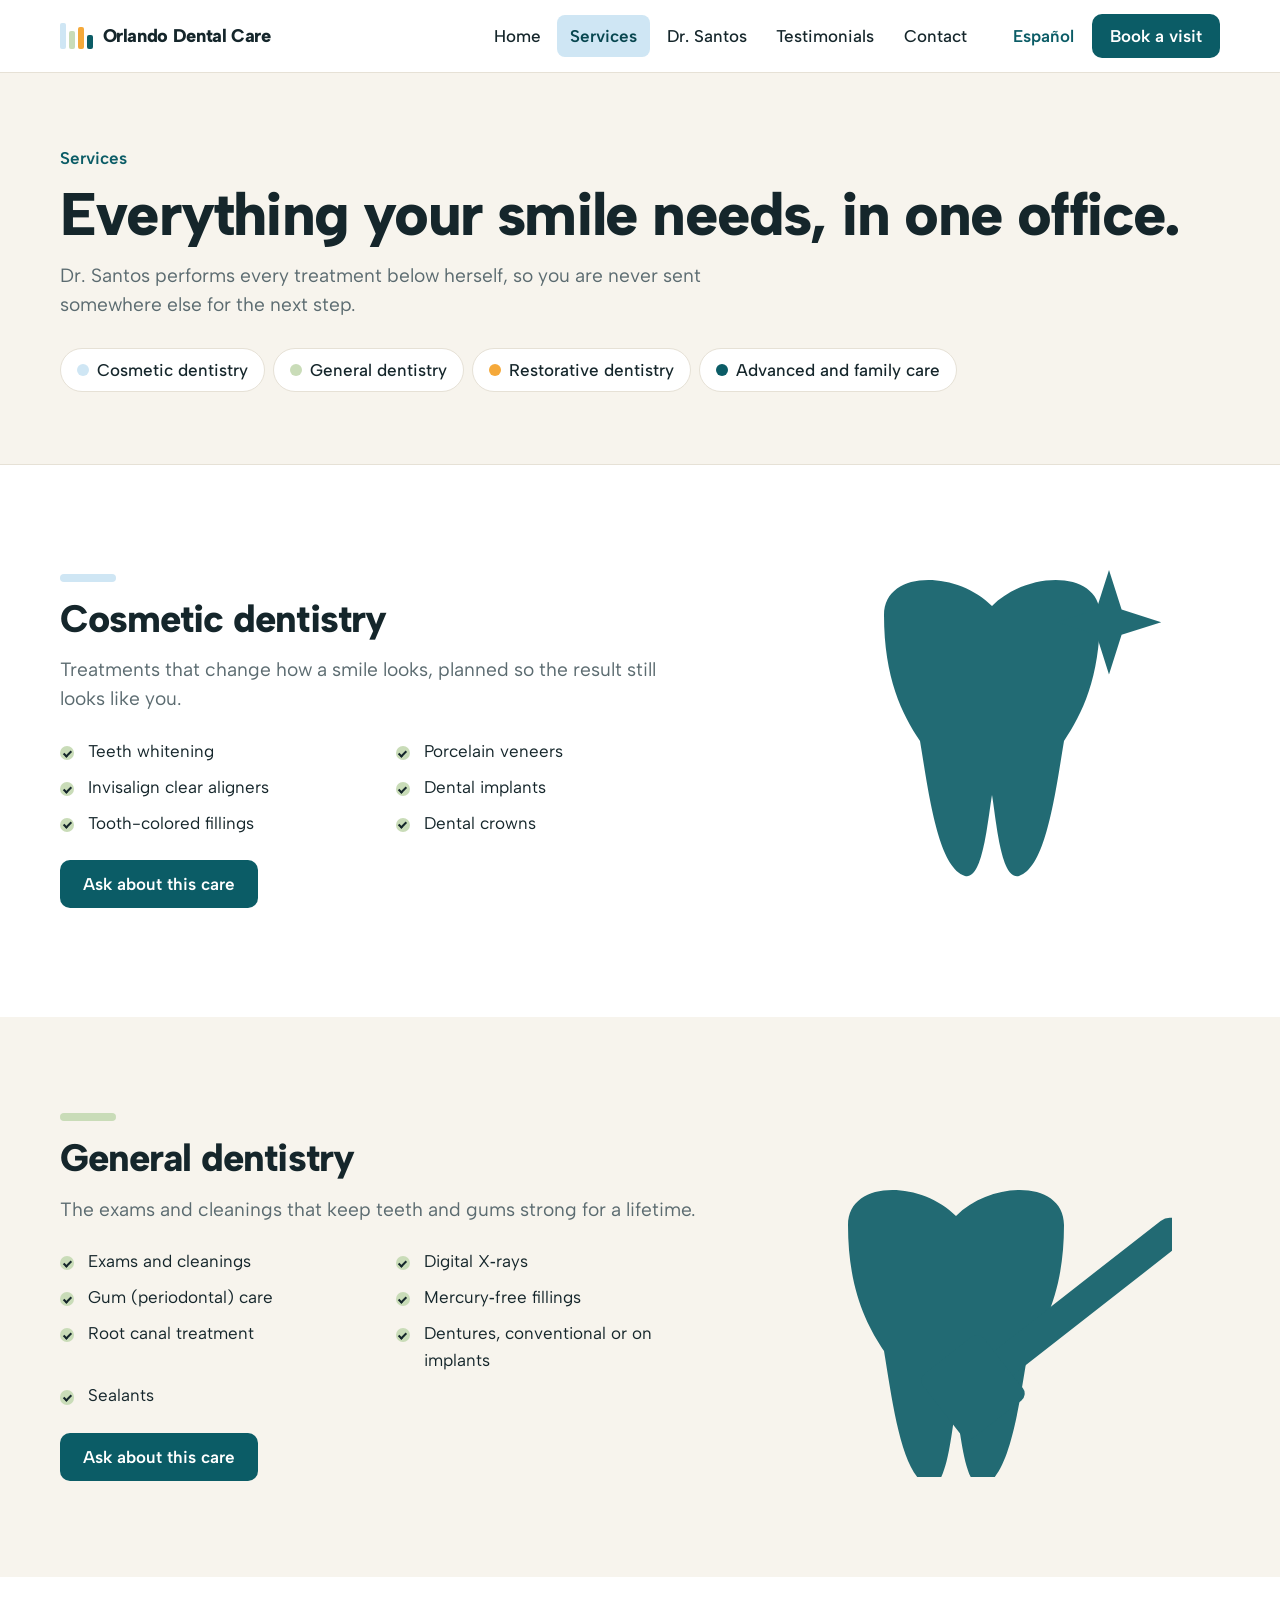
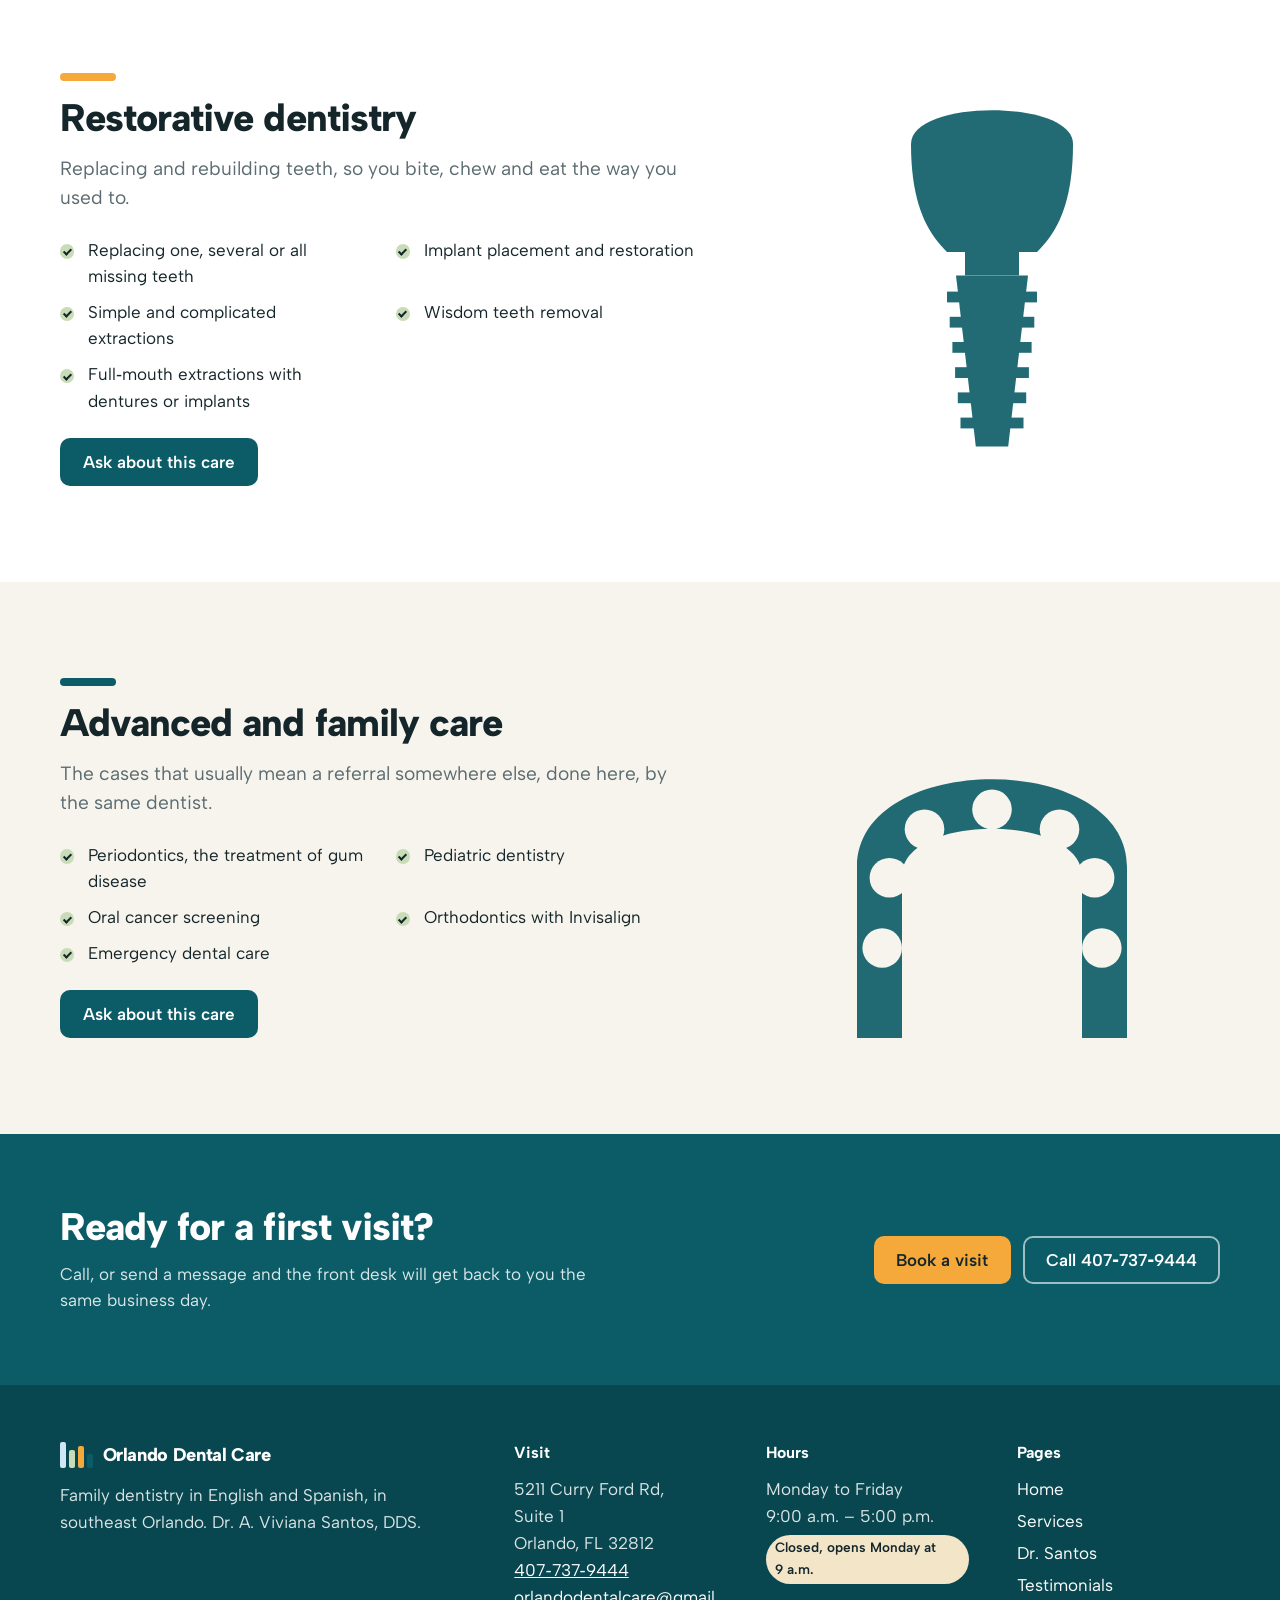
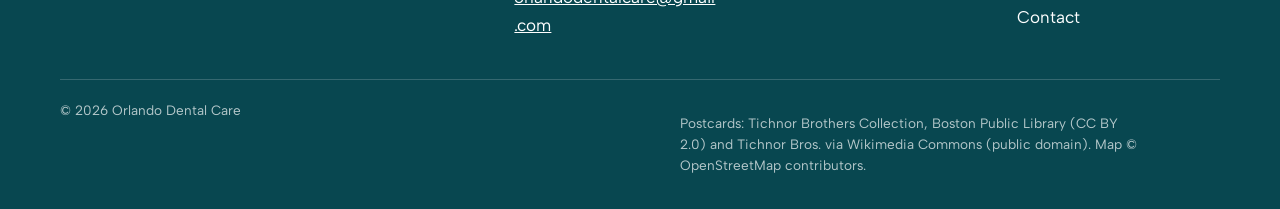
<file: services.html>
<!doctype html>
<html lang="en" data-lang="en">
<head>
<meta charset="utf-8">
<meta name="viewport" content="width=device-width, initial-scale=1">
<title>Services · Orlando Dental Care</title>
<meta name="description" content="Cosmetic, general, restorative and advanced dentistry, all by Dr. A. Viviana Santos in Orlando.">
<meta name="theme-color" content="#0b5c66">
<meta property="og:title" content="Services · Orlando Dental Care">
<meta property="og:description" content="Cosmetic, general, restorative and advanced dentistry, all by Dr. A. Viviana Santos in Orlando.">
<meta property="og:type" content="website">
<meta property="og:locale" content="en_US">
<meta property="og:locale:alternate" content="es_US">
<script type="application/ld+json">{"@context":"https://schema.org","@type":"Dentist","name":"Orlando Dental Care","url":"https://www.odcare.com/","telephone":"+1-407-737-9444","email":"orlandodentalcare@gmail.com","address":{"@type":"PostalAddress","streetAddress":"5211 Curry Ford Rd, Suite 1","addressLocality":"Orlando","addressRegion":"FL","postalCode":"32812","addressCountry":"US"},"geo":{"@type":"GeoCoordinates","latitude":28.5244315,"longitude":-81.320402},"openingHoursSpecification":{"@type":"OpeningHoursSpecification","dayOfWeek":["Monday","Tuesday","Wednesday","Thursday","Friday"],"opens":"09:00","closes":"17:00"},"founder":{"@type":"Person","name":"Dr. A. Viviana Santos","jobTitle":"Dentist"},"knowsLanguage":["en","es"]}</script>
<script>try{var l=localStorage.getItem('odc-lang');if(l==='es'||l==='en'){document.documentElement.dataset.lang=l;document.documentElement.lang=l;}}catch(e){}</script>
<link rel="preconnect" href="https://fonts.googleapis.com">
<link rel="preconnect" href="https://fonts.gstatic.com" crossorigin>
<link href="https://fonts.googleapis.com/css2?family=Albert+Sans:wght@400;500;700;800&display=swap" rel="stylesheet">
<link rel="icon" href="data:image/svg+xml,%3Csvg xmlns='http://www.w3.org/2000/svg' viewBox='0 0 64 64'%3E%3Crect width='64' height='64' rx='12' fill='%230b5c66'/%3E%3Crect x='12' y='14' width='8' height='36' rx='2' fill='%23cfe6f4'/%3E%3Crect x='23' y='22' width='8' height='28' rx='2' fill='%23c9dcb8'/%3E%3Crect x='34' y='18' width='8' height='32' rx='2' fill='%23f5a93a'/%3E%3Crect x='45' y='26' width='8' height='24' rx='2' fill='%23f3ead6'/%3E%3C/svg%3E">
<link rel="stylesheet" href="styles.css">
</head>
<body>
<a class="skip" href="#main"><span data-l="en">Skip to content</span><span data-l="es">Ir al contenido</span></a>
<header class="site-head">
  <div class="wrap head-row">
    <a class="brand" href="index.html" aria-label="Orlando Dental Care, home">
      <span class="brand-mark" aria-hidden="true"><i></i><i></i><i></i><i></i></span>
      <span class="brand-name">Orlando Dental Care</span>
    </a>
    <nav class="menu" id="menu" aria-label="Main"><a href="index.html"><span data-l="en">Home</span><span data-l="es">Inicio</span></a><a href="services.html" aria-current="page"><span data-l="en">Services</span><span data-l="es">Servicios</span></a><a href="doctor.html"><span data-l="en">Dr. Santos</span><span data-l="es">Dra. Santos</span></a><a href="testimonials.html"><span data-l="en">Testimonials</span><span data-l="es">Testimonios</span></a><a href="contact.html"><span data-l="en">Contact</span><span data-l="es">Contacto</span></a></nav>
    <div class="head-actions">
      <button class="lang" id="lang" type="button" aria-label="Cambiar idioma / Change language"><span data-l="en">Español</span><span data-l="es">English</span></button>
      <a class="btn btn-primary head-cta" href="contact.html"><span data-l="en">Book a visit</span><span data-l="es">Reservar cita</span></a>
      <button class="burger" id="burger" type="button" aria-expanded="false" aria-controls="menu"><span data-l="en">Menu</span><span data-l="es">Menú</span></button>
    </div>
  </div>
</header>
<main id="main">

<section class="page-head">
  <div class="wrap">
    <p class="kicker"><span data-l="en">Services</span><span data-l="es">Servicios</span></p>
    <h1 class="h1"><span data-l="en">Everything your smile needs, in one office.</span><span data-l="es">Todo lo que su sonrisa necesita, en un solo consultorio.</span></h1>
    <p class="lead"><span data-l="en">Dr. Santos performs every treatment below herself, so you are never sent somewhere else for the next step.</span><span data-l="es">La Dra. Santos realiza ella misma todos los tratamientos de esta lista, así nunca lo envían a otro lugar para el siguiente paso.</span></p>
    <nav class="jump" aria-label="Service areas"><a href="#cosmetic"><span class="dot dot-sky"></span><span data-l="en">Cosmetic dentistry</span><span data-l="es">Odontología estética</span></a><a href="#general"><span class="dot dot-sage"></span><span data-l="en">General dentistry</span><span data-l="es">Odontología general</span></a><a href="#restorative"><span class="dot dot-orange"></span><span data-l="en">Restorative dentistry</span><span data-l="es">Odontología restauradora</span></a><a href="#advanced"><span class="dot dot-teal"></span><span data-l="en">Advanced and family care</span><span data-l="es">Cuidado avanzado y familiar</span></a></nav>
  </div>
</section>

<section class="section " id="cosmetic">
  <div class="wrap service-grid">
    <div>
      <div class="section-title"><span class="bar bar-sky" aria-hidden="true"></span><h2 class="h2"><span data-l="en">Cosmetic dentistry</span><span data-l="es">Odontología estética</span></h2></div>
      <p class="lead"><span data-l="en">Treatments that change how a smile looks, planned so the result still looks like you.</span><span data-l="es">Tratamientos que cambian cómo se ve una sonrisa, planeados para que el resultado siga pareciéndose a usted.</span></p>
      <ul class="checks"><li><span data-l="en">Teeth whitening</span><span data-l="es">Blanqueamiento dental</span></li><li><span data-l="en">Porcelain veneers</span><span data-l="es">Carillas de porcelana</span></li><li><span data-l="en">Invisalign clear aligners</span><span data-l="es">Alineadores transparentes Invisalign</span></li><li><span data-l="en">Dental implants</span><span data-l="es">Implantes dentales</span></li><li><span data-l="en">Tooth-colored fillings</span><span data-l="es">Empastes del color del diente</span></li><li><span data-l="en">Dental crowns</span><span data-l="es">Coronas dentales</span></li></ul>
      <a class="btn btn-primary" href="contact.html"><span data-l="en">Ask about this care</span><span data-l="es">Consultar sobre esto</span></a>
    </div>
    <div class="service-art art-sky"><svg viewBox="0 0 400 400" aria-hidden="true" focusable="false"><path d="M80 60c0-50 80-50 120-10 40-40 120-40 120 10 0 70-20 110-40 140-10 60-20 140-50 150-20 5-25-60-30-90-5 30-10 95-30 90-30-10-40-90-50-150-20-30-40-70-40-140z"/><path d="M330 10l14 44 44 14-44 14-14 44-14-44-44-14 44-14z"/></svg></div>
  </div>
</section>
<section class="section section-paper" id="general">
  <div class="wrap service-grid">
    <div>
      <div class="section-title"><span class="bar bar-sage" aria-hidden="true"></span><h2 class="h2"><span data-l="en">General dentistry</span><span data-l="es">Odontología general</span></h2></div>
      <p class="lead"><span data-l="en">The exams and cleanings that keep teeth and gums strong for a lifetime.</span><span data-l="es">Los exámenes y limpiezas que mantienen dientes y encías fuertes toda la vida.</span></p>
      <ul class="checks"><li><span data-l="en">Exams and cleanings</span><span data-l="es">Exámenes y limpiezas</span></li><li><span data-l="en">Digital X‑rays</span><span data-l="es">Radiografías digitales</span></li><li><span data-l="en">Gum (periodontal) care</span><span data-l="es">Cuidado de encías (periodontal)</span></li><li><span data-l="en">Mercury‑free fillings</span><span data-l="es">Empastes sin mercurio</span></li><li><span data-l="en">Root canal treatment</span><span data-l="es">Tratamiento de conducto</span></li><li><span data-l="en">Dentures, conventional or on implants</span><span data-l="es">Prótesis, convencionales o sobre implantes</span></li><li><span data-l="en">Sealants</span><span data-l="es">Sellantes</span></li></ul>
      <a class="btn btn-primary" href="contact.html"><span data-l="en">Ask about this care</span><span data-l="es">Consultar sobre esto</span></a>
    </div>
    <div class="service-art art-sage"><svg viewBox="0 0 400 400" aria-hidden="true" focusable="false"><path d="M40 120c0-50 80-50 120-10 40-40 120-40 120 10 0 70-20 110-40 140-10 60-20 140-50 150-20 5-25-60-30-90-5 30-10 95-30 90-30-10-40-90-50-150-20-30-40-70-40-140z"/><g transform="rotate(-38 270 230)"><rect x="150" y="212" width="300" height="34" rx="17"/><rect x="112" y="184" width="86" height="90" rx="10"/></g></svg></div>
  </div>
</section>
<section class="section " id="restorative">
  <div class="wrap service-grid">
    <div>
      <div class="section-title"><span class="bar bar-orange" aria-hidden="true"></span><h2 class="h2"><span data-l="en">Restorative dentistry</span><span data-l="es">Odontología restauradora</span></h2></div>
      <p class="lead"><span data-l="en">Replacing and rebuilding teeth, so you bite, chew and eat the way you used to.</span><span data-l="es">Reemplazar y reconstruir dientes, para que muerda, mastique y coma como antes.</span></p>
      <ul class="checks"><li><span data-l="en">Replacing one, several or all missing teeth</span><span data-l="es">Reemplazo de uno, varios o todos los dientes</span></li><li><span data-l="en">Implant placement and restoration</span><span data-l="es">Colocación y restauración de implantes</span></li><li><span data-l="en">Simple and complicated extractions</span><span data-l="es">Extracciones simples y complejas</span></li><li><span data-l="en">Wisdom teeth removal</span><span data-l="es">Extracción de muelas del juicio</span></li><li><span data-l="en">Full‑mouth extractions with dentures or implants</span><span data-l="es">Extracciones completas con prótesis o implantes</span></li></ul>
      <a class="btn btn-primary" href="contact.html"><span data-l="en">Ask about this care</span><span data-l="es">Consultar sobre esto</span></a>
    </div>
    <div class="service-art art-orange"><svg viewBox="0 0 400 400" aria-hidden="true" focusable="false"><path d="M110 50c0-50 180-50 180 0 0 70-20 100-40 120H150c-20-20-40-50-40-120z"/><rect x="170" y="170" width="60" height="26"/><path d="M160 196h80l-22 190h-36z"/><rect x="150" y="214" width="100" height="12"/><rect x="153" y="242" width="94" height="12"/><rect x="156" y="270" width="88" height="12"/><rect x="159" y="298" width="82" height="12"/><rect x="162" y="326" width="76" height="12"/><rect x="165" y="354" width="70" height="12"/></svg></div>
  </div>
</section>
<section class="section section-paper" id="advanced">
  <div class="wrap service-grid">
    <div>
      <div class="section-title"><span class="bar bar-teal" aria-hidden="true"></span><h2 class="h2"><span data-l="en">Advanced and family care</span><span data-l="es">Cuidado avanzado y familiar</span></h2></div>
      <p class="lead"><span data-l="en">The cases that usually mean a referral somewhere else, done here, by the same dentist.</span><span data-l="es">Los casos que suelen significar una remisión a otro lugar, hechos aquí, por la misma dentista.</span></p>
      <ul class="checks"><li><span data-l="en">Periodontics, the treatment of gum disease</span><span data-l="es">Periodoncia, tratamiento de la enfermedad de las encías</span></li><li><span data-l="en">Pediatric dentistry</span><span data-l="es">Odontología pediátrica</span></li><li><span data-l="en">Oral cancer screening</span><span data-l="es">Detección de cáncer oral</span></li><li><span data-l="en">Orthodontics with Invisalign</span><span data-l="es">Ortodoncia con Invisalign</span></li><li><span data-l="en">Emergency dental care</span><span data-l="es">Urgencias dentales</span></li></ul>
      <a class="btn btn-primary" href="contact.html"><span data-l="en">Ask about this care</span><span data-l="es">Consultar sobre esto</span></a>
    </div>
    <div class="service-art art-teal"><svg viewBox="0 0 400 400" aria-hidden="true" focusable="false"><path fill-rule="evenodd" d="M50 400V210C50 80 350 80 350 210v190h-50V220c0-70-200-70-200 0v180z"/><g class="knock"><circle cx="78" cy="300" r="22"/><circle cx="86" cy="222" r="22"/><circle cx="125" cy="168" r="22"/><circle cx="200" cy="146" r="22"/><circle cx="275" cy="168" r="22"/><circle cx="314" cy="222" r="22"/><circle cx="322" cy="300" r="22"/></g></svg></div>
  </div>
</section>
<section class="band band-teal">
  <div class="wrap band-row">
    <div>
      <h2 class="h2 h2-light"><span data-l="en">Ready for a first visit?</span><span data-l="es">¿Agendamos su primera visita?</span></h2>
      <p class="band-text"><span data-l="en">Call, or send a message and the front desk will get back to you the same business day.</span><span data-l="es">Llame o envíe un mensaje y la recepción le responde el mismo día hábil.</span></p>
    </div>
    <div class="btn-row">
      <a class="btn btn-orange" href="contact.html"><span data-l="en">Book a visit</span><span data-l="es">Reservar cita</span></a>
      <a class="btn btn-ghost-light" href="tel:+14077379444"><span data-l="en">Call</span><span data-l="es">Llamar</span> 407‑737‑9444</a>
    </div>
  </div>
</section>
</main>
<footer class="site-foot">
  <div class="wrap foot-grid">
    <div>
      <a class="brand brand-light" href="index.html"><span class="brand-mark" aria-hidden="true"><i></i><i></i><i></i><i></i></span><span class="brand-name">Orlando Dental Care</span></a>
      <p class="foot-text"><span data-l="en">Family dentistry in English and Spanish, in southeast Orlando. Dr. A. Viviana Santos, DDS.</span><span data-l="es">Odontología familiar en español e inglés, en el sureste de Orlando. Dra. A. Viviana Santos.</span></p>
    </div>
    <div>
      <h2 class="foot-h"><span data-l="en">Visit</span><span data-l="es">Visítenos</span></h2>
      <p class="foot-text">5211 Curry Ford Rd, Suite 1<br>Orlando, FL 32812<br><a href="tel:+14077379444">407‑737‑9444</a><br><a href="mailto:orlandodentalcare@gmail.com">orlandodentalcare@gmail.com</a></p>
    </div>
    <div>
      <h2 class="foot-h"><span data-l="en">Hours</span><span data-l="es">Horario</span></h2>
      <p class="foot-text"><span data-l="en">Monday to Friday</span><span data-l="es">Lunes a viernes</span><br>9:00 a.m. – 5:00 p.m.<br><span class="open-now" data-open-now></span></p>
    </div>
    <div>
      <h2 class="foot-h"><span data-l="en">Pages</span><span data-l="es">Páginas</span></h2>
      <p class="foot-text foot-links"><a href="index.html"><span data-l="en">Home</span><span data-l="es">Inicio</span></a><a href="services.html"><span data-l="en">Services</span><span data-l="es">Servicios</span></a><a href="doctor.html"><span data-l="en">Dr. Santos</span><span data-l="es">Dra. Santos</span></a><a href="testimonials.html"><span data-l="en">Testimonials</span><span data-l="es">Testimonios</span></a><a href="contact.html"><span data-l="en">Contact</span><span data-l="es">Contacto</span></a></p>
    </div>
  </div>
  <div class="wrap foot-bottom">
    <p>© 2026 Orlando Dental Care</p>
    <p class="foot-credit"><span data-l="en">Postcards: Tichnor Brothers Collection, Boston Public Library (CC BY 2.0) and Tichnor Bros. via Wikimedia Commons (public domain). Map © OpenStreetMap contributors.</span><span data-l="es">Postales: colección Tichnor Brothers, Boston Public Library (CC BY 2.0) y Tichnor Bros. vía Wikimedia Commons (dominio público). Mapa © colaboradores de OpenStreetMap.</span></p>
  </div>
</footer>
<script src="main.js" defer></script>
</body>
</html>
</file>
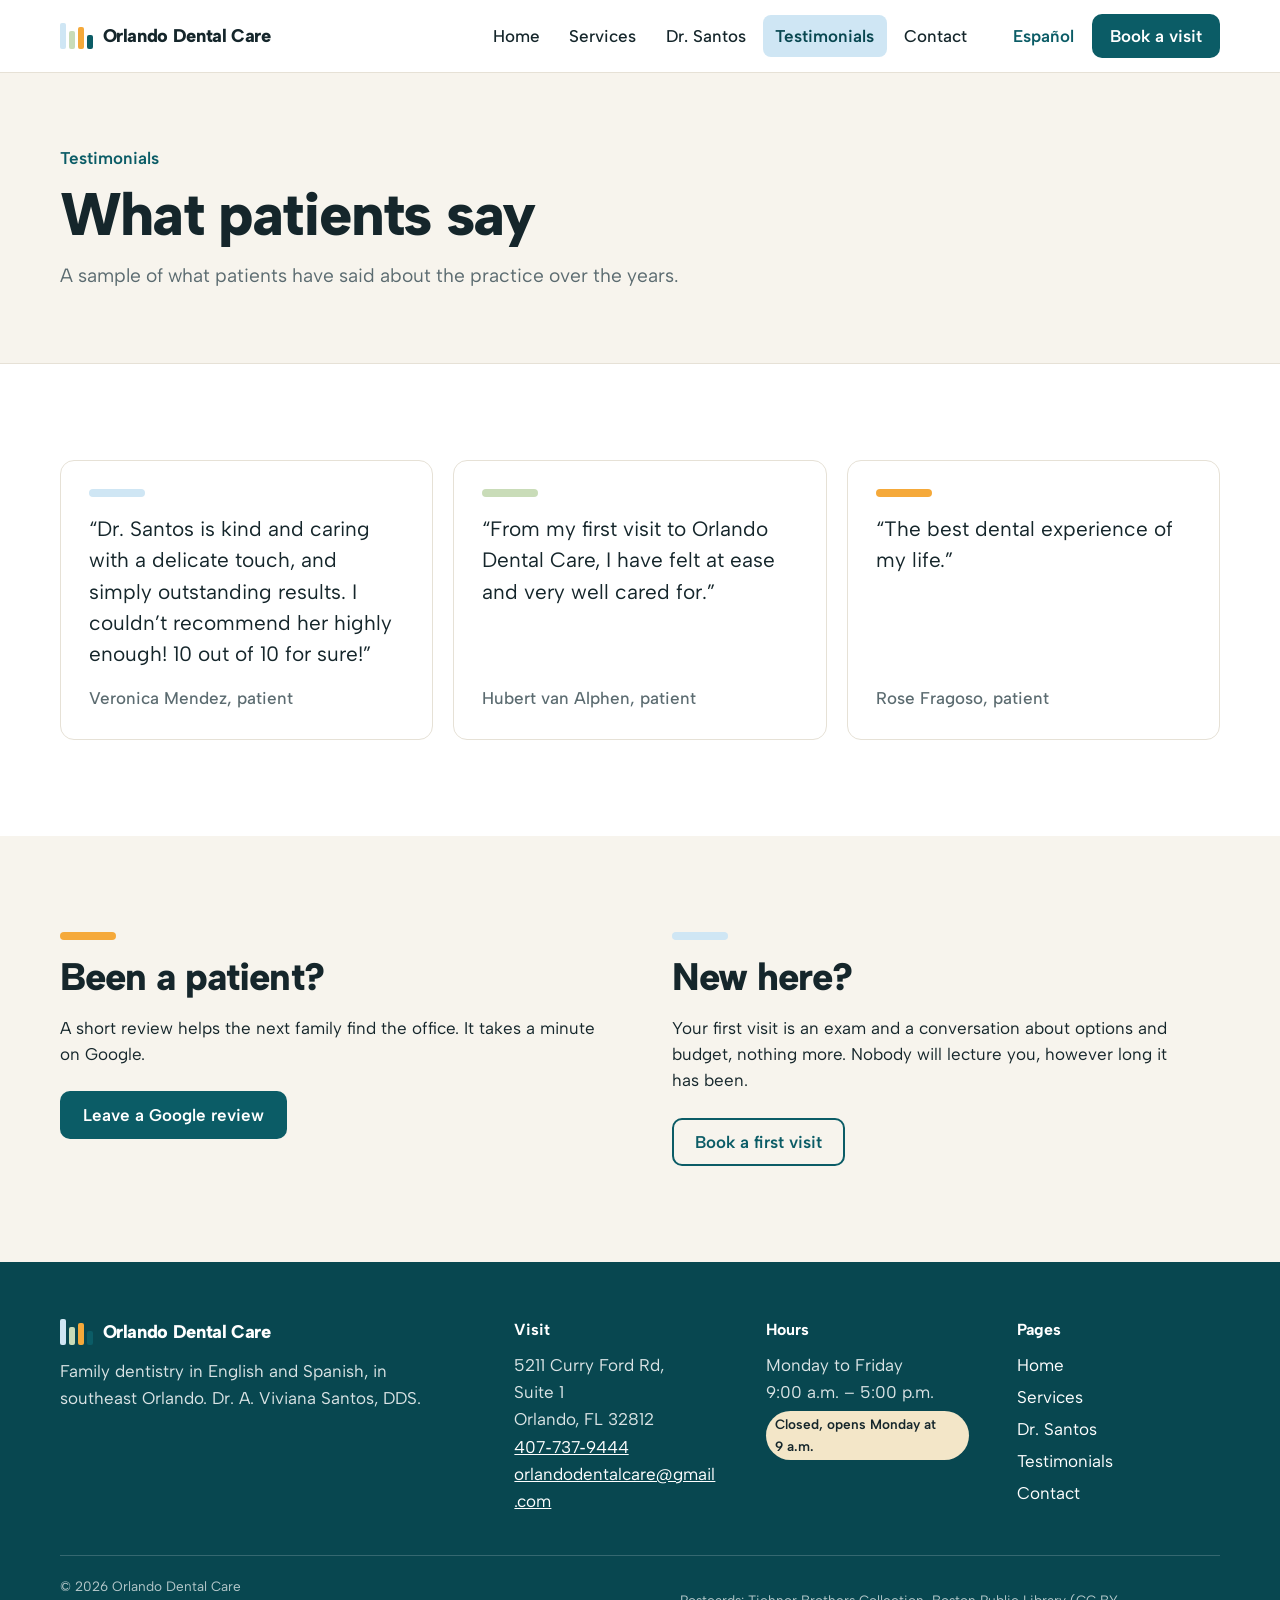
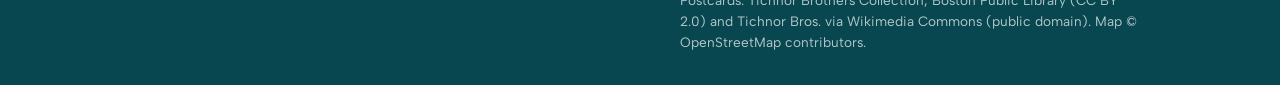
<file: testimonials.html>
<!doctype html>
<html lang="en" data-lang="en">
<head>
<meta charset="utf-8">
<meta name="viewport" content="width=device-width, initial-scale=1">
<title>Testimonials · Orlando Dental Care</title>
<meta name="description" content="What patients say about Orlando Dental Care and Dr. Santos.">
<meta name="theme-color" content="#0b5c66">
<meta property="og:title" content="Testimonials · Orlando Dental Care">
<meta property="og:description" content="What patients say about Orlando Dental Care and Dr. Santos.">
<meta property="og:type" content="website">
<meta property="og:locale" content="en_US">
<meta property="og:locale:alternate" content="es_US">
<script type="application/ld+json">{"@context":"https://schema.org","@type":"Dentist","name":"Orlando Dental Care","url":"https://www.odcare.com/","telephone":"+1-407-737-9444","email":"orlandodentalcare@gmail.com","address":{"@type":"PostalAddress","streetAddress":"5211 Curry Ford Rd, Suite 1","addressLocality":"Orlando","addressRegion":"FL","postalCode":"32812","addressCountry":"US"},"geo":{"@type":"GeoCoordinates","latitude":28.5244315,"longitude":-81.320402},"openingHoursSpecification":{"@type":"OpeningHoursSpecification","dayOfWeek":["Monday","Tuesday","Wednesday","Thursday","Friday"],"opens":"09:00","closes":"17:00"},"founder":{"@type":"Person","name":"Dr. A. Viviana Santos","jobTitle":"Dentist"},"knowsLanguage":["en","es"]}</script>
<script>try{var l=localStorage.getItem('odc-lang');if(l==='es'||l==='en'){document.documentElement.dataset.lang=l;document.documentElement.lang=l;}}catch(e){}</script>
<link rel="preconnect" href="https://fonts.googleapis.com">
<link rel="preconnect" href="https://fonts.gstatic.com" crossorigin>
<link href="https://fonts.googleapis.com/css2?family=Albert+Sans:wght@400;500;700;800&display=swap" rel="stylesheet">
<link rel="icon" href="data:image/svg+xml,%3Csvg xmlns='http://www.w3.org/2000/svg' viewBox='0 0 64 64'%3E%3Crect width='64' height='64' rx='12' fill='%230b5c66'/%3E%3Crect x='12' y='14' width='8' height='36' rx='2' fill='%23cfe6f4'/%3E%3Crect x='23' y='22' width='8' height='28' rx='2' fill='%23c9dcb8'/%3E%3Crect x='34' y='18' width='8' height='32' rx='2' fill='%23f5a93a'/%3E%3Crect x='45' y='26' width='8' height='24' rx='2' fill='%23f3ead6'/%3E%3C/svg%3E">
<link rel="stylesheet" href="styles.css">
</head>
<body>
<a class="skip" href="#main"><span data-l="en">Skip to content</span><span data-l="es">Ir al contenido</span></a>
<header class="site-head">
  <div class="wrap head-row">
    <a class="brand" href="index.html" aria-label="Orlando Dental Care, home">
      <span class="brand-mark" aria-hidden="true"><i></i><i></i><i></i><i></i></span>
      <span class="brand-name">Orlando Dental Care</span>
    </a>
    <nav class="menu" id="menu" aria-label="Main"><a href="index.html"><span data-l="en">Home</span><span data-l="es">Inicio</span></a><a href="services.html"><span data-l="en">Services</span><span data-l="es">Servicios</span></a><a href="doctor.html"><span data-l="en">Dr. Santos</span><span data-l="es">Dra. Santos</span></a><a href="testimonials.html" aria-current="page"><span data-l="en">Testimonials</span><span data-l="es">Testimonios</span></a><a href="contact.html"><span data-l="en">Contact</span><span data-l="es">Contacto</span></a></nav>
    <div class="head-actions">
      <button class="lang" id="lang" type="button" aria-label="Cambiar idioma / Change language"><span data-l="en">Español</span><span data-l="es">English</span></button>
      <a class="btn btn-primary head-cta" href="contact.html"><span data-l="en">Book a visit</span><span data-l="es">Reservar cita</span></a>
      <button class="burger" id="burger" type="button" aria-expanded="false" aria-controls="menu"><span data-l="en">Menu</span><span data-l="es">Menú</span></button>
    </div>
  </div>
</header>
<main id="main">

<section class="page-head">
  <div class="wrap">
    <p class="kicker"><span data-l="en">Testimonials</span><span data-l="es">Testimonios</span></p>
    <h1 class="h1"><span data-l="en">What patients say</span><span data-l="es">Lo que dicen los pacientes</span></h1>
    <p class="lead"><span data-l="en">A sample of what patients have said about the practice over the years.</span><span data-l="es">Una muestra de lo que los pacientes han dicho del consultorio a lo largo de los años.</span></p>
  </div>
</section>
<section class="section">
  <div class="wrap grid-3 grid-stretch">
    <blockquote class="card card-quote card-quote-large">
      <span class="bar bar-sky" aria-hidden="true"></span>
      <p><span data-l="en">“Dr. Santos is kind and caring with a delicate touch, and simply outstanding results. I couldn’t recommend her highly enough! 10 out of 10 for sure!”</span><span data-l="es">“La Dra. Santos es amable y atenta, con un toque delicado, y resultados sencillamente extraordinarios. ¡No podría recomendarla más! 10 de 10, seguro.”</span></p>
      <footer>Veronica Mendez, <span data-l="en">patient</span><span data-l="es">paciente</span></footer>
    </blockquote>
    <blockquote class="card card-quote card-quote-large">
      <span class="bar bar-sage" aria-hidden="true"></span>
      <p><span data-l="en">“From my first visit to Orlando Dental Care, I have felt at ease and very well cared for.”</span><span data-l="es">“Desde mi primera visita a Orlando Dental Care me he sentido tranquilo y muy bien atendido.”</span></p>
      <footer>Hubert van Alphen, <span data-l="en">patient</span><span data-l="es">paciente</span></footer>
    </blockquote>
    <blockquote class="card card-quote card-quote-large">
      <span class="bar bar-orange" aria-hidden="true"></span>
      <p><span data-l="en">“The best dental experience of my life.”</span><span data-l="es">“La mejor experiencia dental de mi vida.”</span></p>
      <footer>Rose Fragoso, <span data-l="en">patient</span><span data-l="es">paciente</span></footer>
    </blockquote></div>
</section>
<section class="section section-paper">
  <div class="wrap two-col">
    <div>
      <div class="section-title"><span class="bar bar-orange" aria-hidden="true"></span><h2 class="h2"><span data-l="en">Been a patient?</span><span data-l="es">¿Ha sido paciente?</span></h2></div>
      <p><span data-l="en">A short review helps the next family find the office. It takes a minute on Google.</span><span data-l="es">Una reseña corta ayuda a la siguiente familia a encontrar el consultorio. Toma un minuto en Google.</span></p>
      <a class="btn btn-primary" href="https://www.google.com/search?q=Orlando+Dental+Care+Curry+Ford+Rd+reviews" target="_blank" rel="noopener"><span data-l="en">Leave a Google review</span><span data-l="es">Dejar una reseña en Google</span></a>
    </div>
    <div>
      <div class="section-title"><span class="bar bar-sky" aria-hidden="true"></span><h2 class="h2"><span data-l="en">New here?</span><span data-l="es">¿Nuevo aquí?</span></h2></div>
      <p><span data-l="en">Your first visit is an exam and a conversation about options and budget, nothing more. Nobody will lecture you, however long it has been.</span><span data-l="es">Su primera visita es un examen y una conversación sobre opciones y presupuesto, nada más. Nadie te va a regañar, por mucho tiempo que haya pasado.</span></p>
      <a class="btn btn-ghost" href="contact.html"><span data-l="en">Book a first visit</span><span data-l="es">Reservar primera visita</span></a>
    </div>
  </div>
</section>
</main>
<footer class="site-foot">
  <div class="wrap foot-grid">
    <div>
      <a class="brand brand-light" href="index.html"><span class="brand-mark" aria-hidden="true"><i></i><i></i><i></i><i></i></span><span class="brand-name">Orlando Dental Care</span></a>
      <p class="foot-text"><span data-l="en">Family dentistry in English and Spanish, in southeast Orlando. Dr. A. Viviana Santos, DDS.</span><span data-l="es">Odontología familiar en español e inglés, en el sureste de Orlando. Dra. A. Viviana Santos.</span></p>
    </div>
    <div>
      <h2 class="foot-h"><span data-l="en">Visit</span><span data-l="es">Visítenos</span></h2>
      <p class="foot-text">5211 Curry Ford Rd, Suite 1<br>Orlando, FL 32812<br><a href="tel:+14077379444">407‑737‑9444</a><br><a href="mailto:orlandodentalcare@gmail.com">orlandodentalcare@gmail.com</a></p>
    </div>
    <div>
      <h2 class="foot-h"><span data-l="en">Hours</span><span data-l="es">Horario</span></h2>
      <p class="foot-text"><span data-l="en">Monday to Friday</span><span data-l="es">Lunes a viernes</span><br>9:00 a.m. – 5:00 p.m.<br><span class="open-now" data-open-now></span></p>
    </div>
    <div>
      <h2 class="foot-h"><span data-l="en">Pages</span><span data-l="es">Páginas</span></h2>
      <p class="foot-text foot-links"><a href="index.html"><span data-l="en">Home</span><span data-l="es">Inicio</span></a><a href="services.html"><span data-l="en">Services</span><span data-l="es">Servicios</span></a><a href="doctor.html"><span data-l="en">Dr. Santos</span><span data-l="es">Dra. Santos</span></a><a href="testimonials.html"><span data-l="en">Testimonials</span><span data-l="es">Testimonios</span></a><a href="contact.html"><span data-l="en">Contact</span><span data-l="es">Contacto</span></a></p>
    </div>
  </div>
  <div class="wrap foot-bottom">
    <p>© 2026 Orlando Dental Care</p>
    <p class="foot-credit"><span data-l="en">Postcards: Tichnor Brothers Collection, Boston Public Library (CC BY 2.0) and Tichnor Bros. via Wikimedia Commons (public domain). Map © OpenStreetMap contributors.</span><span data-l="es">Postales: colección Tichnor Brothers, Boston Public Library (CC BY 2.0) y Tichnor Bros. vía Wikimedia Commons (dominio público). Mapa © colaboradores de OpenStreetMap.</span></p>
  </div>
</footer>
<script src="main.js" defer></script>
</body>
</html>
</file>
<file: styles.css>
/* Orlando Dental Care · clean, sectioned site. One typeface (Albert Sans).
   The colour bars ("barrinhas") mark every section and every service area:
   sky, sage, orange and teal, with sand as the paper tone. */

:root {
  --bg: #ffffff;
  --paper: #f7f4ed;
  --line: #e6e1d6;
  --ink: #15262b;
  --muted: #5b6b70;
  --teal: #0b5c66;
  --teal-deep: #084750;
  --sky: #cfe6f4;
  --sand: #f3e6c8;
  --sage: #c9dcb8;
  --orange: #f5a93a;
  --orange-deep: #e3931f;
  --font: "Albert Sans", system-ui, -apple-system, "Segoe UI", sans-serif;
  --radius: 14px;
  --wrap: 1160px;
  --gutter: clamp(1rem, 4vw, 2.5rem);
  --ease: cubic-bezier(0.22, 1, 0.36, 1);
}

*, *::before, *::after { box-sizing: border-box; }
html { -webkit-text-size-adjust: 100%; scroll-behavior: smooth; }
@media (prefers-reduced-motion: reduce) { html { scroll-behavior: auto; } }
body { margin: 0; background: var(--bg); color: var(--ink); font-family: var(--font); font-size: 1.0625rem; line-height: 1.55; -webkit-font-smoothing: antialiased; }
h1, h2, h3, p, ul, ol, dl, dd, figure, blockquote { margin: 0; }
img, svg { display: block; max-width: 100%; height: auto; }
a { color: var(--teal); }
button, input, select, textarea { font: inherit; color: inherit; }
:focus-visible { outline: 3px solid var(--orange); outline-offset: 3px; }
::selection { background: var(--sky); }

/* the two languages */
[data-l] { display: contents; }
[data-l="es"] { display: none; }
html[data-lang="es"] [data-l="en"] { display: none; }
html[data-lang="es"] [data-l="es"] { display: contents; }

.skip { position: absolute; left: 1rem; top: -4rem; background: var(--teal); color: #fff; padding: 0.5rem 1rem; border-radius: 8px; z-index: 100; }
.skip:focus { top: 1rem; }

.wrap { width: min(100% - 2 * var(--gutter), var(--wrap)); margin-inline: auto; }
.narrow { max-width: 760px; }

/* ---------- type ---------- */
.h1 { font-size: clamp(2.1rem, 1.4rem + 3.2vw, 3.75rem); font-weight: 800; line-height: 1.05; letter-spacing: -0.03em; text-wrap: balance; }
.h2 { font-size: clamp(1.6rem, 1.2rem + 1.6vw, 2.4rem); font-weight: 800; line-height: 1.1; letter-spacing: -0.025em; text-wrap: balance; }
.h2-light { color: #fff; }
.h3 { font-size: 1.3rem; font-weight: 700; line-height: 1.2; letter-spacing: -0.015em; }
.lead { font-size: 1.2rem; line-height: 1.5; color: var(--muted); max-width: 60ch; text-wrap: pretty; }
.kicker { font-weight: 600; color: var(--teal); margin-bottom: 0.75rem; }
p { text-wrap: pretty; }
p + p { margin-top: 1em; }

/* the bars */
.bar { display: block; width: 56px; height: 8px; border-radius: 4px; margin-bottom: 1rem; }
.bar-sky { background: var(--sky); }
.bar-sage { background: var(--sage); }
.bar-orange { background: var(--orange); }
.bar-teal { background: var(--teal); }
.bar-sand { background: var(--sand); }
.stripe { display: flex; gap: 4px; margin-bottom: 1.25rem; }
.stripe i { display: block; height: 8px; border-radius: 4px; flex: 1; }
.stripe .bar-sky { background: var(--sky); } .stripe .bar-sage { background: var(--sage); } .stripe .bar-orange { background: var(--orange); } .stripe .bar-teal { background: var(--teal); }
.dot { display: inline-block; width: 12px; height: 12px; border-radius: 50%; margin-right: 0.5rem; vertical-align: -1px; }
.dot-sky { background: var(--sky); } .dot-sage { background: var(--sage); } .dot-orange { background: var(--orange); } .dot-teal { background: var(--teal); }

/* ---------- buttons ---------- */
.btn { display: inline-flex; align-items: center; justify-content: center; gap: 0.4em; min-height: 3rem; padding: 0 1.3rem; border-radius: 10px; font-weight: 600; text-decoration: none; border: 2px solid transparent; cursor: pointer; white-space: nowrap; transition: transform 140ms var(--ease), background-color 160ms ease, border-color 160ms ease, color 160ms ease; }
.btn:active { transform: scale(0.97); }
.btn-primary { background: var(--teal); color: #fff; }
.btn-primary:hover { background: var(--teal-deep); }
.btn-orange { background: var(--orange); color: var(--ink); }
.btn-orange:hover { background: var(--orange-deep); }
.btn-ghost { background: transparent; color: var(--teal); border-color: var(--teal); }
.btn-ghost:hover { background: var(--sky); border-color: var(--sky); }
.btn-ghost-light { background: transparent; color: #fff; border-color: rgba(255,255,255,0.6); }
.btn-ghost-light:hover { background: rgba(255,255,255,0.12); }
.btn-row { display: flex; flex-wrap: wrap; gap: 0.75rem; margin-top: 1.5rem; }
.more { font-weight: 600; text-decoration: none; }
.more:hover { text-decoration: underline; }

/* ---------- header ---------- */
.site-head { position: sticky; top: 0; z-index: 50; background: rgba(255,255,255,0.96); border-bottom: 1px solid var(--line); }
.head-row { display: flex; align-items: center; gap: 1.5rem; min-height: 72px; }
.brand { display: inline-flex; align-items: center; gap: 0.6rem; text-decoration: none; color: var(--ink); font-weight: 800; letter-spacing: -0.02em; font-size: 1.15rem; white-space: nowrap; }
.brand-mark { display: inline-flex; align-items: flex-end; gap: 3px; height: 26px; }
.brand-mark i { display: block; width: 6px; border-radius: 2px; }
.brand-mark i:nth-child(1) { height: 26px; background: var(--sky); }
.brand-mark i:nth-child(2) { height: 18px; background: var(--sage); }
.brand-mark i:nth-child(3) { height: 22px; background: var(--orange); }
.brand-mark i:nth-child(4) { height: 14px; background: var(--teal); }
.brand-light { color: #fff; }
.menu { display: none; gap: 0.25rem; margin-left: auto; }
.menu a { text-decoration: none; color: var(--ink); font-weight: 500; padding: 0.5rem 0.8rem; border-radius: 8px; white-space: nowrap; transition: background-color 160ms ease; }
.menu a:hover { background: var(--paper); }
.menu a[aria-current="page"] { background: var(--sky); color: var(--teal-deep); font-weight: 600; }
.head-actions { display: flex; align-items: center; gap: 0.5rem; margin-left: auto; }
.lang { background: none; border: 0; cursor: pointer; font-weight: 600; color: var(--teal); padding: 0.5rem 0.6rem; border-radius: 8px; min-height: 2.75rem; }
.lang:hover { background: var(--paper); }
.burger { background: none; border: 2px solid var(--line); border-radius: 10px; padding: 0.5rem 0.8rem; font-weight: 600; cursor: pointer; min-height: 2.75rem; }
.head-cta { min-height: 2.75rem; padding: 0 1rem; }
@media (min-width: 64em) {
  .menu { display: flex; }
  .head-actions { margin-left: 0; }
  .burger { display: none; }
}
@media (max-width: 63.99em) {
  .menu.is-open { display: flex; flex-direction: column; position: absolute; left: 0; right: 0; top: 100%; background: #fff; border-bottom: 1px solid var(--line); padding: 0.75rem var(--gutter) 1rem; gap: 0.25rem; }
  .menu.is-open a { padding: 0.85rem 0.8rem; font-size: 1.1rem; }
  .head-cta { display: none; }
}
@media (max-width: 30em) { .brand-name { font-size: 0.95rem; } .head-row { gap: 0.6rem; } .head-actions { gap: 0.15rem; } .lang { padding: 0.5rem 0.4rem; } .burger { padding: 0.45rem 0.6rem; } }

/* ---------- sections ---------- */
.section { padding-block: clamp(3.5rem, 8vw, 6rem); }
.section-paper { background: var(--paper); }
.section-head { display: flex; align-items: flex-end; justify-content: space-between; gap: 1.5rem; flex-wrap: wrap; margin-bottom: 2.5rem; }
.section-head .lead { margin-top: 0.75rem; }
.section-title + .lead, .section-title + p, .section-title + dl, .section-title + ul, .section-title + ol, .section-title + .faq, .section-title + .tilemap, .section-title + .postcards { margin-top: 1rem; }
.section-title + .section-title { margin-top: 2.5rem; }
.section-head .btn { flex-shrink: 0; }
.h2 + .lead, .h2 + p { margin-top: 0.75rem; }
.h2 + .checks, .h2 + .timeline, .h2 + dl { margin-top: 1.25rem; }
p + .btn, ul + .btn, dl + .btn, p + .btn-row { margin-top: 1.5rem; }
.checks + .btn { margin-top: 1.5rem; }
.bar + .h2 { margin-top: 0; }
.two-col > div + div .bar { margin-top: 0; }
.two-col .bar:not(:first-child) { margin-top: 2.5rem; }

.page-head { background: var(--paper); padding-block: clamp(2.5rem, 6vw, 4.5rem); border-bottom: 1px solid var(--line); }
.page-head .lead { margin-top: 1rem; }
.jump { display: flex; flex-wrap: wrap; gap: 0.5rem; margin-top: 1.75rem; }
.jump a { display: inline-flex; align-items: center; text-decoration: none; color: var(--ink); background: #fff; border: 1px solid var(--line); border-radius: 999px; padding: 0.5rem 1rem; font-weight: 500; }
.jump a:hover { border-color: var(--teal); }

/* ---------- hero ---------- */
.hero { padding-block: clamp(4rem, 9vw, 7.5rem); background: linear-gradient(180deg, var(--sky) 0%, #ffffff 100%); }
.hero .h1 { font-size: clamp(2.4rem, 1.5rem + 3.8vw, 4.4rem); }
.hero-grid { display: grid; grid-template-columns: 1fr; gap: 2.5rem; align-items: center; }
.hero .lead { margin-top: 1.25rem; }
.hero .h1 { max-width: 14ch; }
@media (min-width: 60em) { .hero-grid { grid-template-columns: 7fr 5fr; gap: 4rem; } }

.trust { list-style: none; padding: 0; margin-top: 1.5rem; display: flex; flex-wrap: wrap; gap: 0.5rem 1.5rem; color: var(--muted); font-size: 0.95rem; font-weight: 500; }
.trust li { display: inline-flex; align-items: center; }

/* ---------- cards ---------- */
.card { background: #fff; border: 1px solid var(--line); border-radius: var(--radius); padding: 1.75rem; transition: transform 200ms var(--ease), box-shadow 200ms ease, border-color 200ms ease; }
a.card:hover, .card-service:hover, .card-quote:hover { transform: translateY(-3px); box-shadow: 0 12px 28px rgba(21, 38, 43, 0.08); border-color: #d8d2c4; }
.visit-card { box-shadow: 0 16px 40px rgba(11, 92, 102, 0.12); }
.visit-card-actions { align-items: center; margin-top: 1.5rem; }
.visit-card .h3 { margin-bottom: 1rem; }
.facts { display: grid; gap: 0.9rem; }
.facts div { display: grid; grid-template-columns: 6rem minmax(0, 1fr); gap: 0.5rem; align-items: baseline; }
.facts dd { min-width: 0; overflow-wrap: anywhere; }
.facts dt { color: var(--muted); font-size: 0.95rem; font-weight: 500; }
.facts dd { font-weight: 500; }
.facts-large dd { font-size: 1.1rem; }
.facts + .more { display: inline-block; margin-top: 1.25rem; }
.open-now { display: inline-block; font-size: 0.85rem; font-weight: 600; border-radius: 999px; padding: 0.2em 0.7em; background: var(--sage); color: var(--ink); vertical-align: middle; }
.open-now.is-closed { background: var(--sand); }
.open-now:empty { display: none; }

.facts-row { list-style: none; padding: 0; display: grid; grid-template-columns: 1fr; gap: 1.5rem 2rem; }
.facts-row li { display: grid; gap: 0.35rem; }
.facts-row .bar { margin-bottom: 0.5rem; }
.facts-row strong { font-size: 1.1rem; font-weight: 700; }
.facts-row span:last-child { color: var(--muted); }
@media (min-width: 40em) { .facts-row { grid-template-columns: 1fr 1fr; } }
@media (min-width: 64em) { .facts-row { grid-template-columns: repeat(4, 1fr); } }

.grid-4 { display: grid; grid-template-columns: 1fr; gap: 1.25rem; }
.grid-3 { display: grid; grid-template-columns: 1fr; gap: 1.25rem; }
@media (min-width: 40em) { .grid-4, .grid-3 { grid-template-columns: 1fr 1fr; } }
@media (min-width: 64em) { .grid-4 { grid-template-columns: repeat(4, 1fr); } .grid-3 { grid-template-columns: repeat(3, 1fr); } }
.grid-stretch > * { height: 100%; }

.card-service { display: flex; flex-direction: column; gap: 0.75rem; }
.card-service .bar { margin-bottom: 0; }
.card-art { width: 72px; height: 72px; }
.card-art svg { width: 100%; height: 100%; }
.art-sky svg { fill: var(--teal); } .art-sage svg { fill: var(--teal); } .art-orange svg { fill: var(--teal); } .art-teal svg { fill: var(--teal); }
.knock { fill: #fff; }
.service-art .knock { fill: var(--paper); }
.section:not(.section-paper) .service-art .knock { fill: #fff; }
.plain { list-style: none; padding: 0; display: grid; gap: 0.3rem; color: var(--muted); }
.card-service .more { margin-top: auto; padding-top: 0.5rem; }

.card-quote { display: flex; flex-direction: column; gap: 1rem; }
.card-quote .bar { margin-bottom: 0; }
.card-quote p { font-size: 1.1rem; line-height: 1.5; }
.card-quote-large p { font-size: 1.3rem; }
.card-quote footer { margin-top: auto; color: var(--muted); font-weight: 500; }

/* ---------- first visit bar ---------- */
.visit-steps { display: flex; gap: 6px; margin-top: 2rem; }
.step { flex: var(--grow) 1 0; min-width: 0; display: flex; flex-direction: column; gap: 0.9rem; }
.step p { color: var(--muted); font-size: 0.98rem; padding-right: 0.75rem; }
.step p strong { color: var(--ink); }
.seg { border-radius: 10px; padding: 1rem 1.1rem; min-height: 7.5rem; display: flex; flex-direction: column; justify-content: space-between; gap: 0.5rem; line-height: 1.25; }
.seg strong { font-weight: 700; font-size: 1.05rem; }
.seg span { font-size: 0.95rem; }
.seg-sand { background: var(--sand); } .seg-sage { background: var(--sage); } .seg-orange { background: var(--orange); } .seg-teal { background: var(--teal); color: #fff; }
@media (max-width: 48em) { .visit-steps { flex-direction: column; gap: 1.25rem; } .step { gap: 0.5rem; } .seg { min-height: 4rem; flex-direction: row; align-items: center; justify-content: space-between; } }

/* ---------- doctor ---------- */
.doctor-grid { display: grid; grid-template-columns: 1fr; gap: 2.5rem; align-items: center; }
@media (min-width: 60em) { .doctor-grid { grid-template-columns: 5fr 7fr; gap: 4rem; } }
.postcards { display: grid; grid-template-columns: 1fr 1fr; gap: 1rem; align-items: start; }
.postcards img { border-radius: 10px; border: 6px solid #fff; box-shadow: 0 10px 30px rgba(21, 38, 43, 0.12); }
.postcards img:first-child { transform: rotate(-3deg); }
.postcards img:last-child { transform: rotate(2deg); margin-top: 2rem; }
.postcards-row { margin-top: 1rem; }
.postcards-row img { transform: none !important; margin: 0 !important; }
.postcards-row figcaption { font-size: 0.9rem; color: var(--muted); margin-top: 0.5rem; }
.photo-slot { aspect-ratio: 4 / 5; border-radius: var(--radius); background: var(--sky); border: 1px solid var(--line); display: flex; flex-direction: column; justify-content: flex-end; padding: 1.5rem; color: var(--muted); }
.photo-slot .stripe { margin-top: auto; }
.photo-slot p { font-weight: 600; color: var(--ink); }
.two-col { display: grid; grid-template-columns: 1fr; gap: 3rem; }
@media (min-width: 60em) { .two-col { grid-template-columns: 1fr 1fr; gap: 4rem; } }
.timeline { list-style: none; padding: 0; display: grid; gap: 1rem; }
.timeline li { display: grid; grid-template-columns: 56px 5rem 1fr; gap: 1rem; align-items: baseline; }
.timeline .bar { margin: 0; align-self: center; }
.timeline strong { font-weight: 700; }
.checks { list-style: none; padding: 0; display: grid; gap: 0.6rem; }
.checks li { position: relative; padding-left: 1.75rem; }
.checks li::before { content: ""; position: absolute; left: 0; top: 0.45em; width: 0.9rem; height: 0.9rem; border-radius: 50%; background: var(--sage); }
.checks li::after { content: ""; position: absolute; left: 0.3rem; top: 0.62em; width: 0.3rem; height: 0.5rem; border: solid var(--ink); border-width: 0 2px 2px 0; transform: rotate(45deg); }

/* ---------- services page ---------- */
.service-grid { display: grid; grid-template-columns: 1fr; gap: 2.5rem; align-items: center; }
@media (min-width: 60em) { .service-grid { grid-template-columns: 7fr 5fr; gap: 4rem; } }
.service-grid .checks { margin-top: 1.5rem; }
@media (min-width: 40em) { .service-grid .checks { grid-template-columns: 1fr 1fr; column-gap: 2rem; } }
.service-art { width: min(100%, 360px); margin-inline: auto; }
.service-art svg { width: 100%; height: auto; fill: var(--teal); opacity: 0.9; }

/* ---------- contact ---------- */
.contact-grid { display: grid; grid-template-columns: 1fr; gap: 2.5rem; align-items: start; }
@media (min-width: 60em) { .contact-grid { grid-template-columns: 1fr 1fr; gap: 4rem; } }
.form { display: grid; gap: 1rem; }
.form .h3 { margin-bottom: 0.25rem; }
.form label { display: grid; gap: 0.35rem; font-weight: 600; font-size: 0.95rem; }
.form input, .form select, .form textarea { width: 100%; border: 1px solid var(--line); border-radius: 10px; padding: 0.75rem 0.9rem; background: #fff; font-weight: 400; }
.form input:focus, .form select:focus, .form textarea:focus { border-color: var(--teal); outline: none; box-shadow: 0 0 0 3px var(--sky); }
.form .btn { justify-self: start; }
.form-note { font-size: 0.9rem; color: var(--muted); }
.tilemap { position: relative; width: 100%; aspect-ratio: 4 / 3; max-height: 520px; overflow: hidden; border-radius: var(--radius); border: 1px solid var(--line); background: var(--sage); }
.tilemap-grid { position: absolute; left: 0; top: 50%; transform: translateY(-50%); display: grid; grid-template-columns: repeat(4, 1fr); width: 100%; }
.tilemap-grid img { width: 100%; height: auto; }
.tilemap-pin { position: absolute; width: 26px; height: 26px; border-radius: 50%; background: var(--orange); border: 4px solid #fff; box-shadow: 0 4px 12px rgba(21,38,43,0.3); transform: translate(-50%, -50%); }
.section .tilemap { margin-top: 1.5rem; }
.map-credit { font-size: 0.9rem; color: var(--muted); margin-top: 0.75rem; }
.faq { border: 1px solid var(--line); border-radius: 12px; padding: 0 1.25rem; background: #fff; margin-top: 0.75rem; }
.faq summary { cursor: pointer; font-weight: 600; padding: 1rem 0; list-style: none; display: flex; justify-content: space-between; gap: 1rem; }
.faq summary::-webkit-details-marker { display: none; }
.faq summary::after { content: "+"; color: var(--teal); font-weight: 700; }
.faq[open] summary::after { content: "–"; }
.faq p { padding-bottom: 1rem; color: var(--muted); }
.h2 + .faq { margin-top: 1.5rem; }

/* ---------- bands & footer ---------- */
.band { padding-block: clamp(3rem, 6vw, 4.5rem); }
.band-teal { background: var(--teal); color: #fff; }
.band-row { display: flex; align-items: center; justify-content: space-between; gap: 2rem; flex-wrap: wrap; }
.band-text { margin-top: 0.75rem; color: rgba(255,255,255,0.85); max-width: 50ch; }
.band .btn-row { margin-top: 0; }
.site-foot { background: var(--teal-deep); color: #fff; padding-block: 3.5rem 2rem; }
.foot-grid { display: grid; grid-template-columns: 1fr; gap: 2rem; }
@media (min-width: 40em) { .foot-grid { grid-template-columns: 1fr 1fr; } }
@media (min-width: 64em) { .foot-grid { grid-template-columns: 2fr 1fr 1fr 1fr; gap: 3rem; } }
.foot-h { font-size: 1rem; font-weight: 700; margin-bottom: 0.6rem; }
.foot-text { color: rgba(255,255,255,0.85); line-height: 1.6; }
.foot-text a { color: #fff; overflow-wrap: anywhere; }
.foot-links { display: grid; gap: 0.3rem; }
.foot-links a { text-decoration: none; }
.foot-links a:hover { text-decoration: underline; }
.site-foot .brand { margin-bottom: 0.75rem; }
.site-foot .open-now { margin-top: 0.3rem; }
.foot-bottom { margin-top: 2.5rem; padding-top: 1.25rem; border-top: 1px solid rgba(255,255,255,0.18); display: flex; justify-content: space-between; gap: 1.5rem; flex-wrap: wrap; font-size: 0.85rem; color: rgba(255,255,255,0.7); }
.foot-credit { max-width: 60ch; }

/* ---------- entrances ---------- */
@media (prefers-reduced-motion: no-preference) {
  .js [data-reveal] { opacity: 0; transform: translateY(16px); transition: opacity 600ms var(--ease), transform 700ms var(--ease); }
  .js [data-reveal].is-in { opacity: 1; transform: none; }
}
</file>
